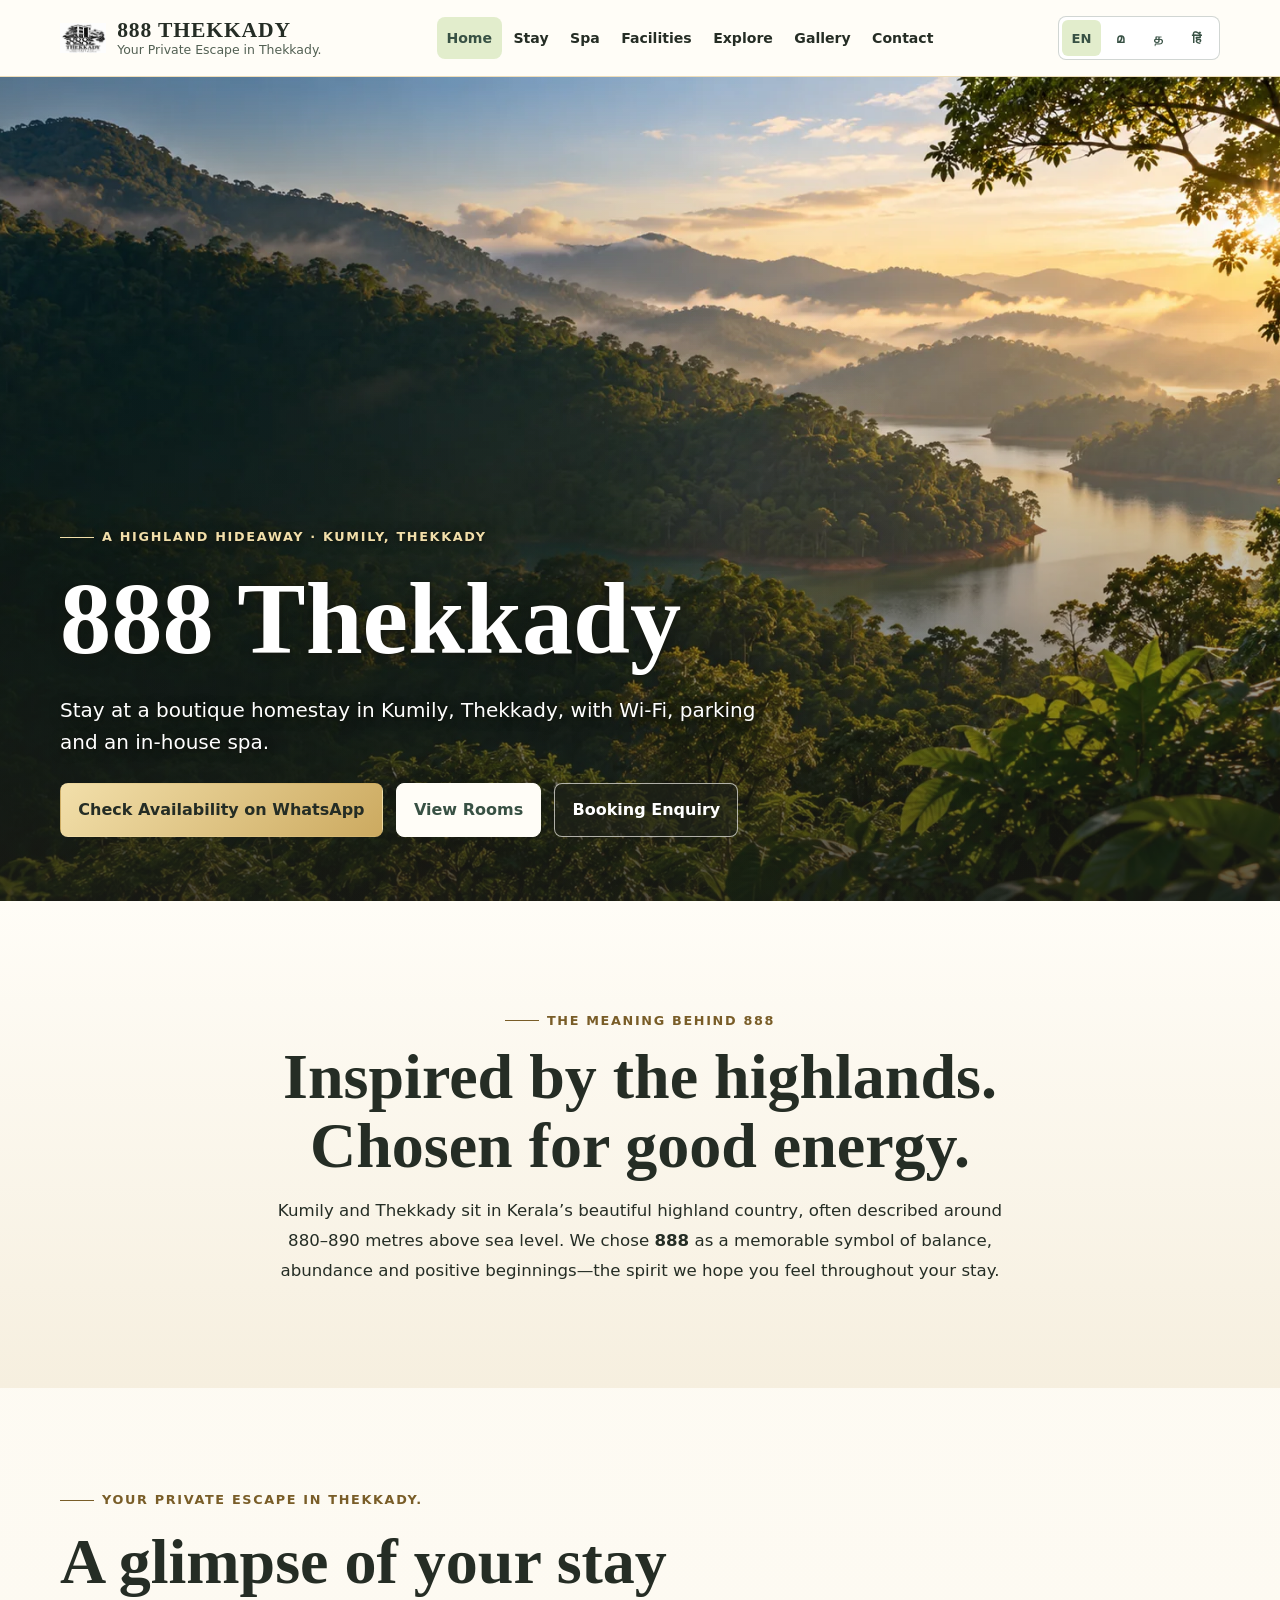
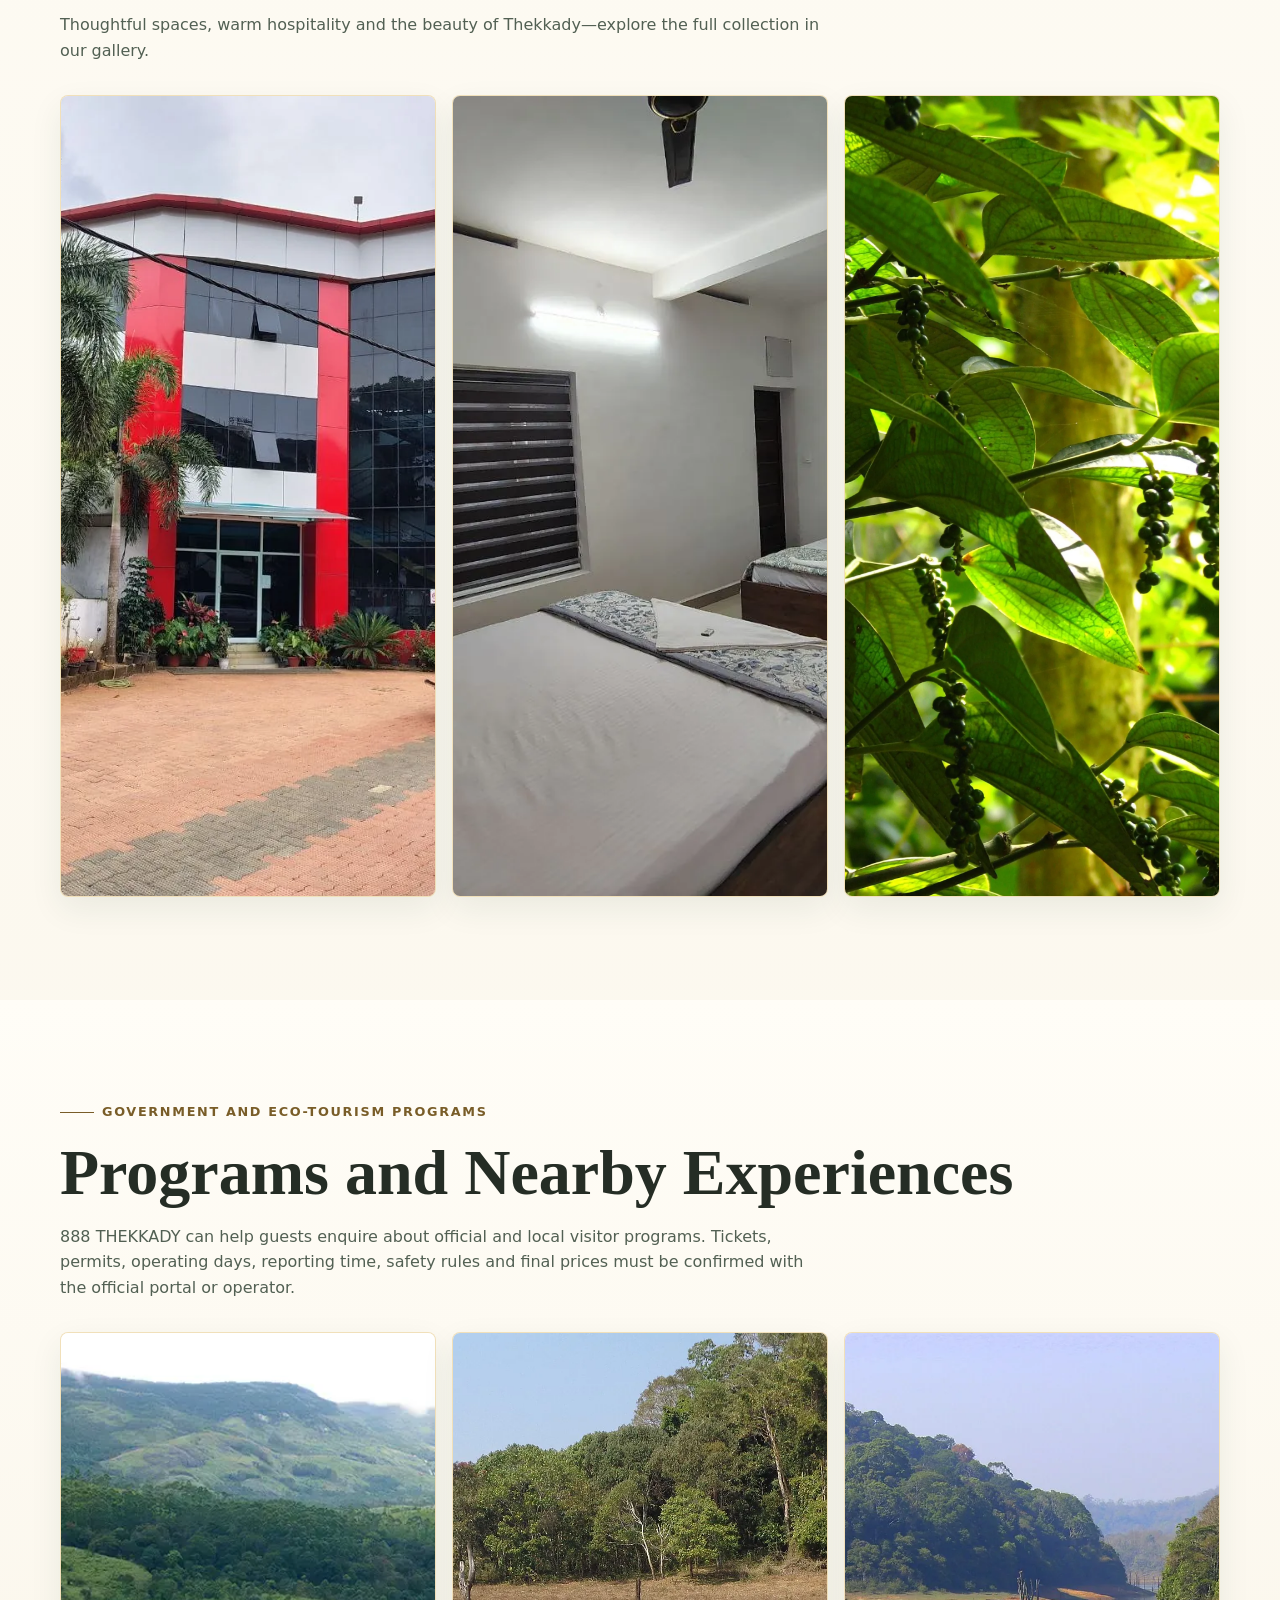
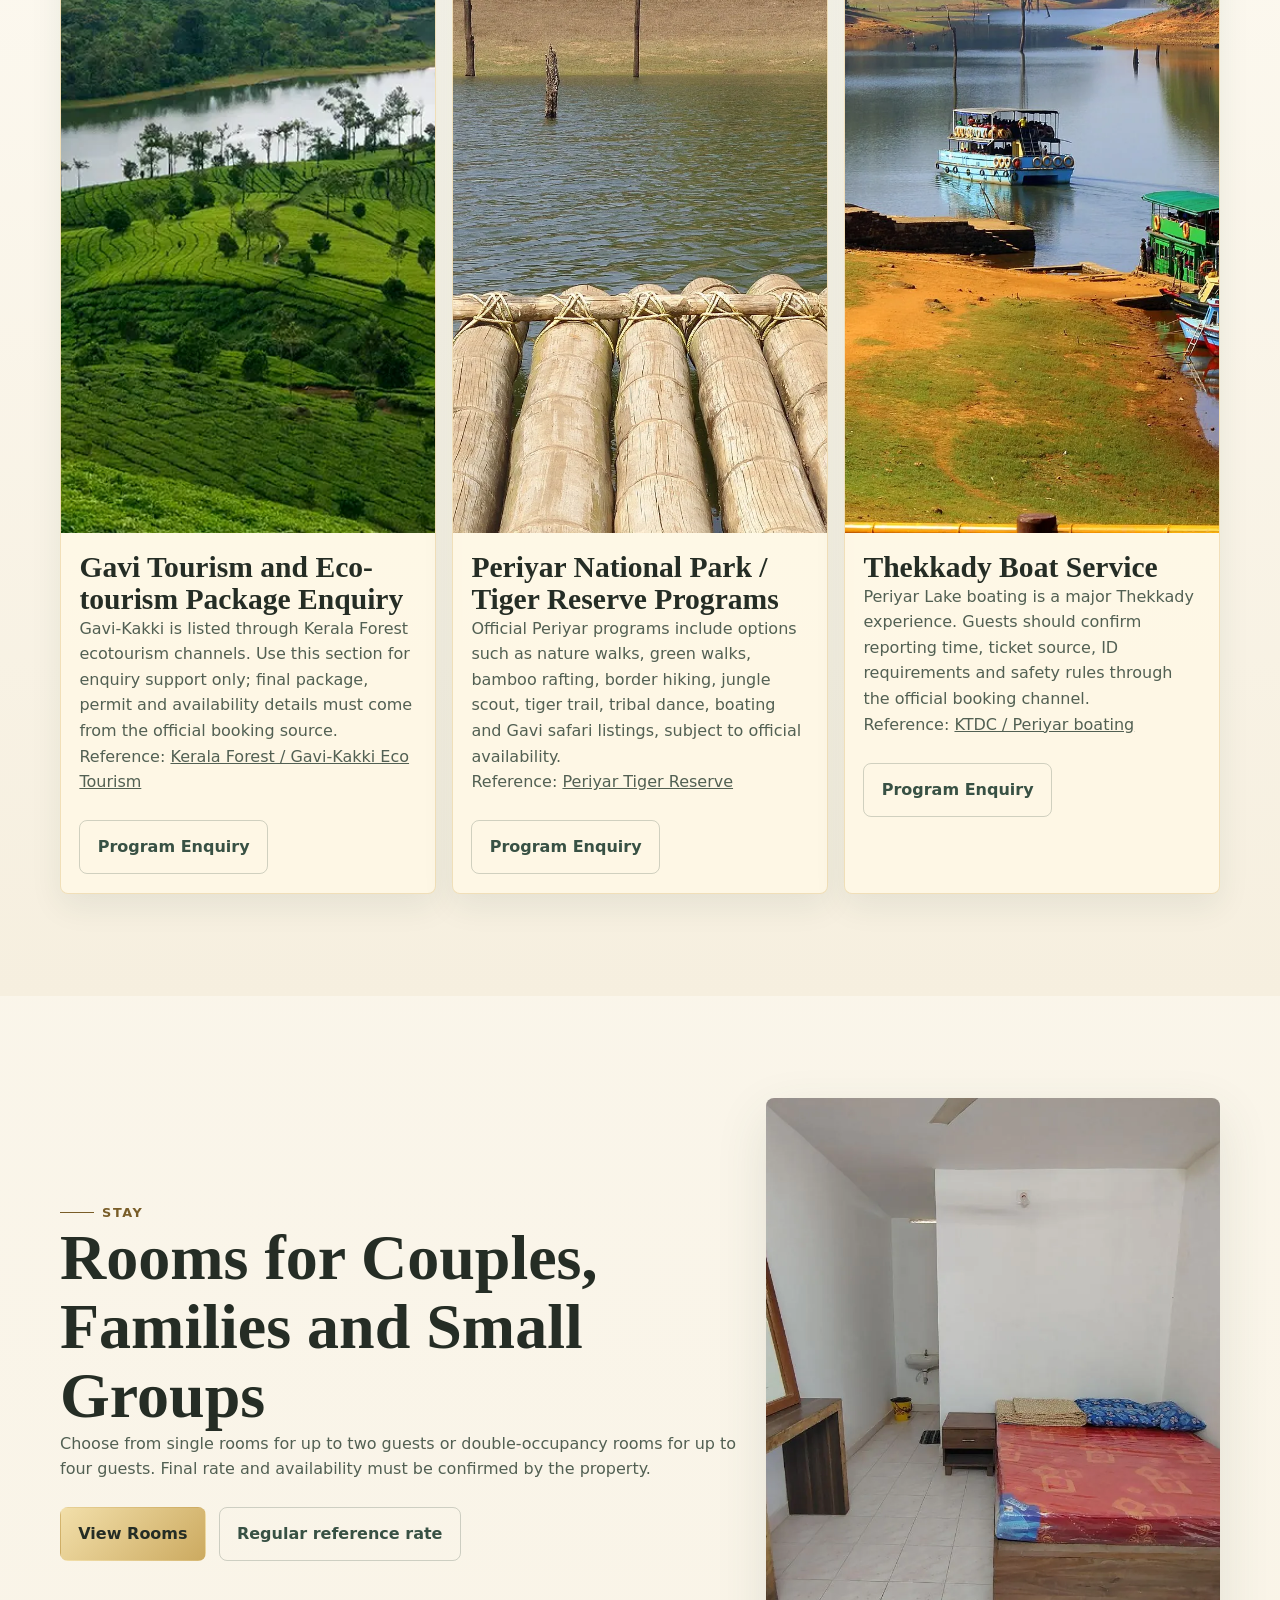
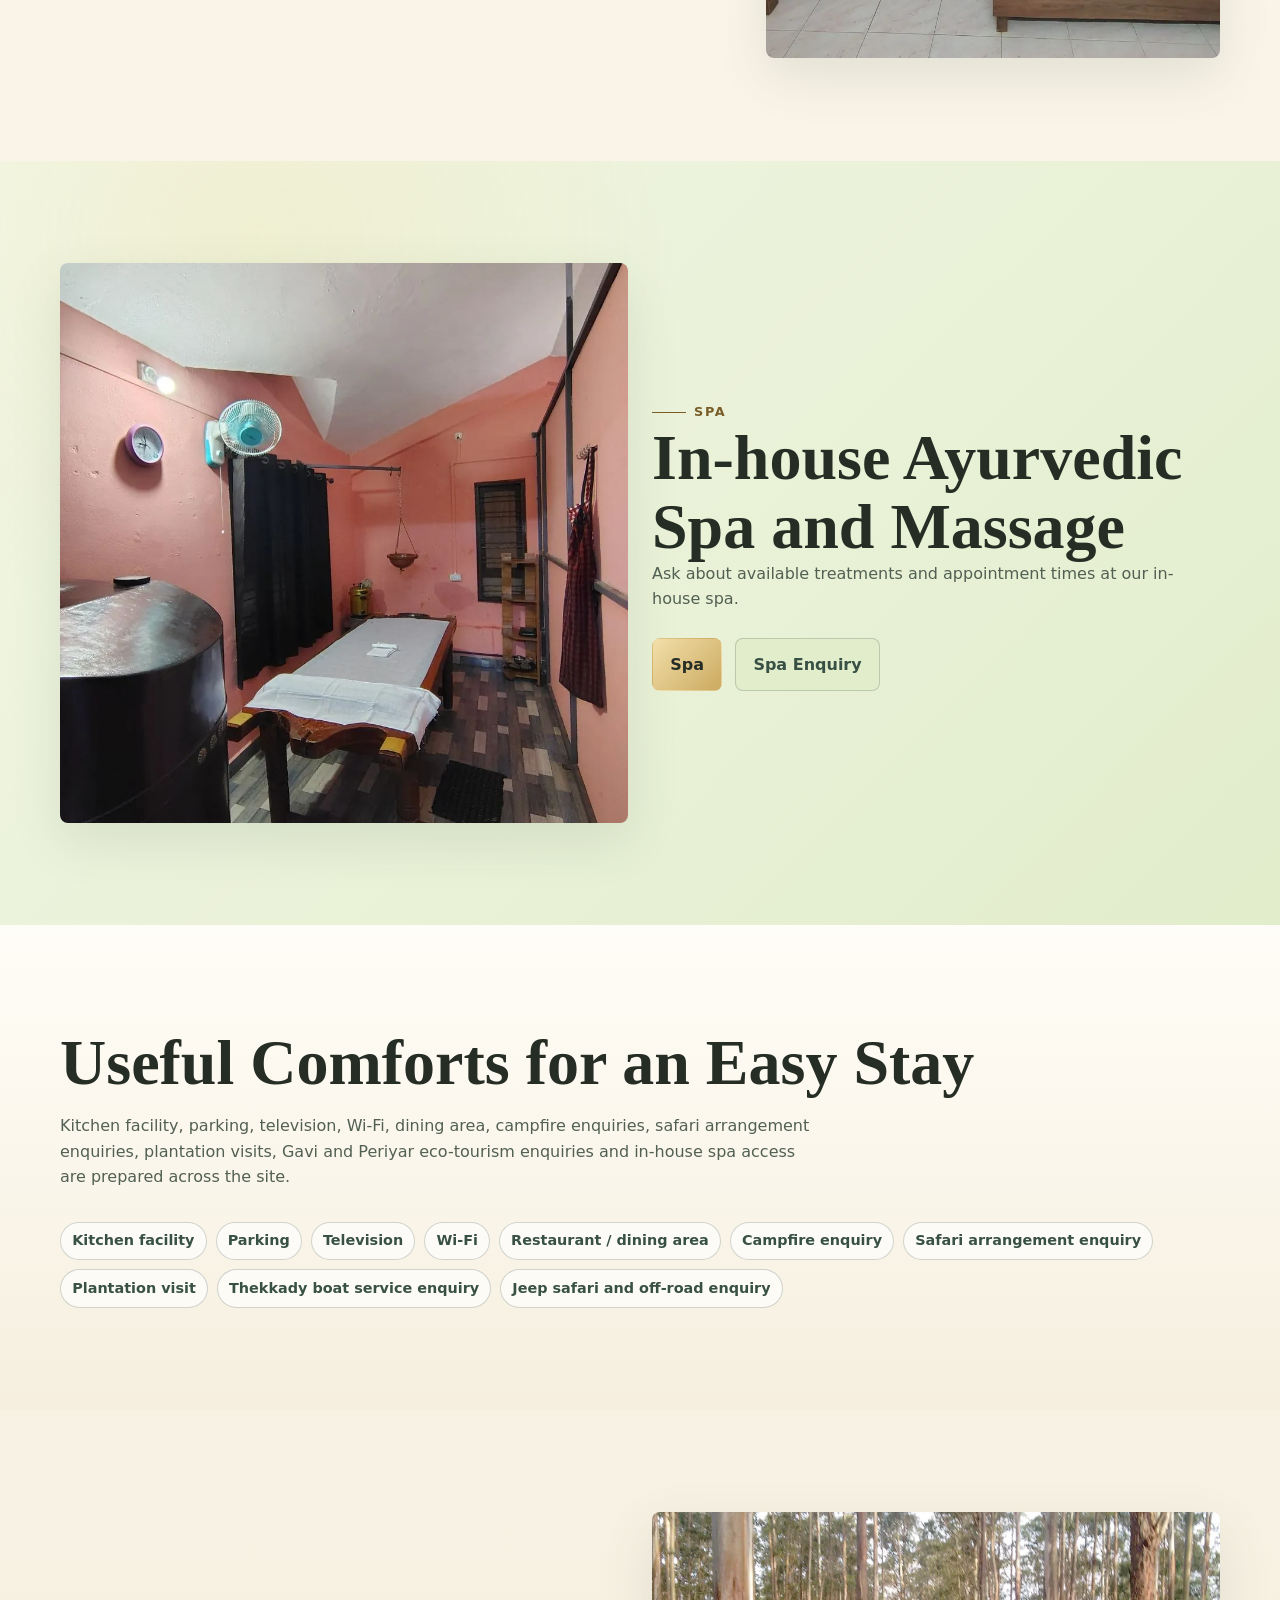
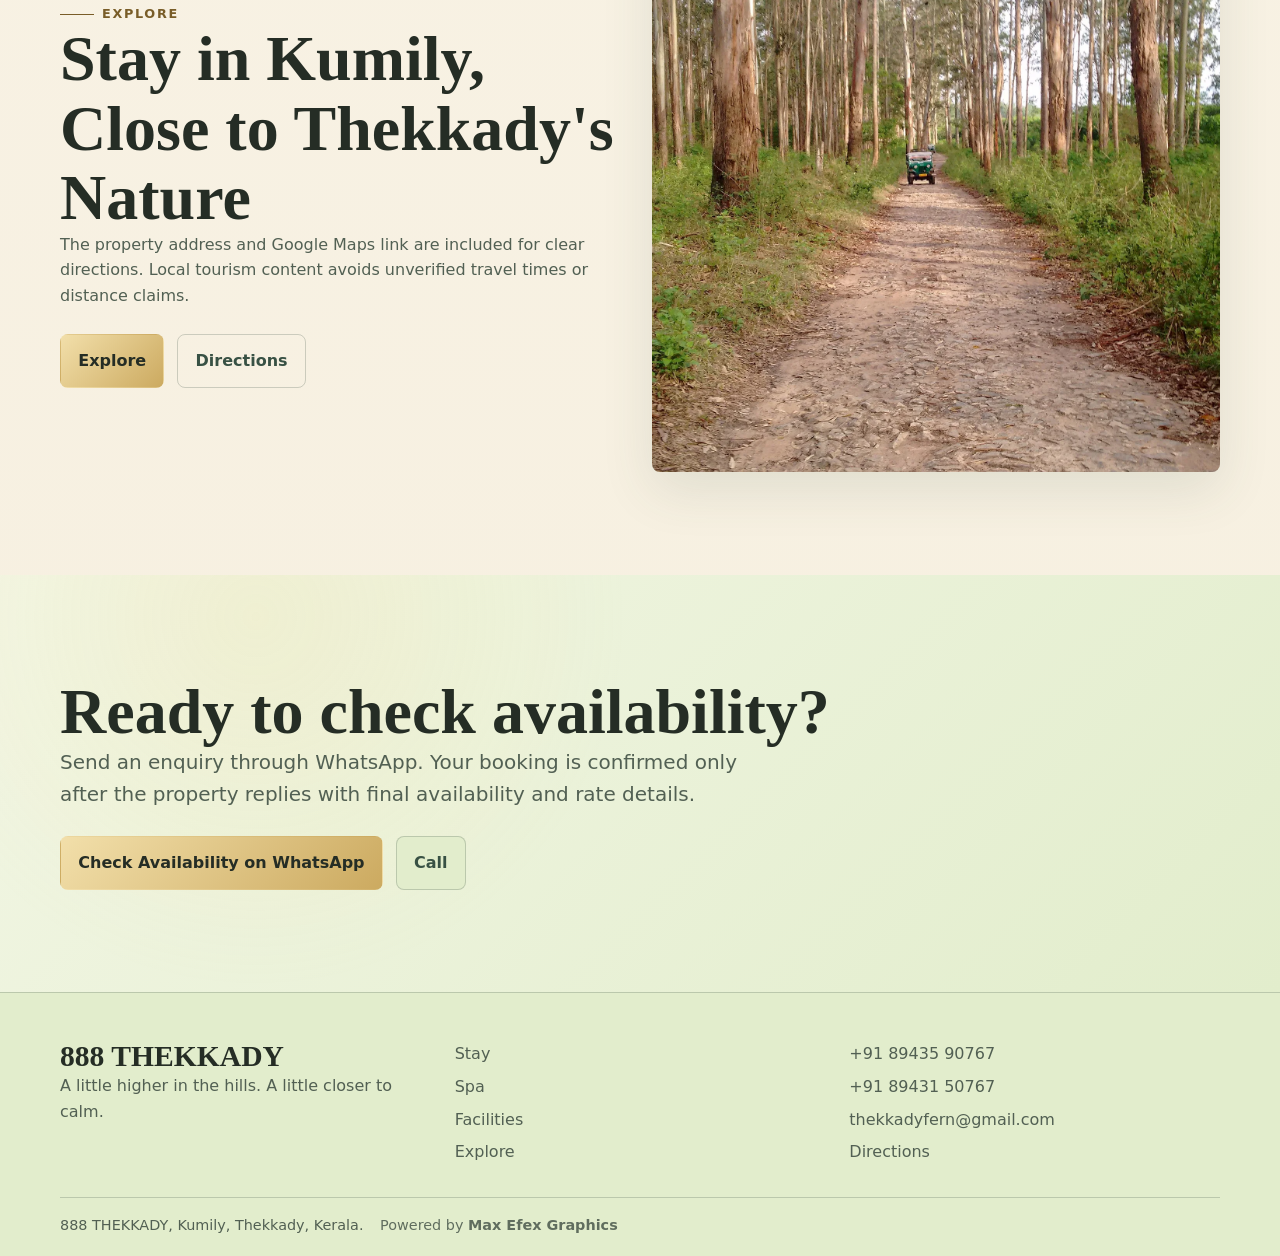
<file: index.html>
<!doctype html>
<html lang="en">
<head>
  <script async src="https://www.googletagmanager.com/gtag/js?id=G-ZQW7TMDHDY"></script>
  <script>
    window.dataLayer = window.dataLayer || [];
    function gtag() { window.dataLayer.push(arguments); }
    gtag("js", new Date());
    gtag("config", "G-ZQW7TMDHDY");
  </script>
  <meta charset="utf-8">
  <meta name="viewport" content="width=device-width, initial-scale=1">
  <title>888 Thekkady | Boutique Homestay in Kumily, Thekkady</title>
  <meta name="description" content="Explore rooms, parking, Wi-Fi and the in-house spa at 888 Thekkady in Kumily. Ask about room availability and rates directly on WhatsApp.">
  <meta property="og:title" content="888 Thekkady | Boutique Homestay in Kumily, Thekkady">
  <meta property="og:description" content="Explore rooms, parking, Wi-Fi and the in-house spa at 888 Thekkady in Kumily. Ask about room availability and rates directly on WhatsApp.">
  <meta property="og:type" content="website">
  <meta property="og:image" content="assets/images/gallery/exterior/photo_5_2026-10-20_16-35-53.webp">
  <link rel="icon" href="assets/images/brand/favicon.svg" type="image/svg+xml">
  <link rel="stylesheet" href="assets/css/styles.css">
  <script defer src="assets/js/site.js"></script>
  <link rel="preload" as="image" href="assets/images/hero/thekkady-hero.webp" fetchpriority="high">
  <link rel="canonical" href="https://888thekkady.co.in/">
  <script type="application/ld+json">
{
  "@context": "https://schema.org",
  "@type": "LodgingBusiness",
  "name": "888 THEKKADY",
  "url": "https://888thekkady.co.in/",
  "telephone": "+91 89435 90767",
  "address": {
    "@type": "PostalAddress",
    "addressLocality": "Kumily",
    "addressRegion": "Kerala",
    "addressCountry": "IN"
  }
}
  </script>
</head>
<body data-page="home">
  <a class="skip-link" href="#main">Skip to content</a>
  <header class="site-header">
    <div class="nav-wrap">
      <a class="brand" href="/" aria-label="888 THEKKADY home">
        <img src="assets/images/brand/thekkady-fern-logo.png" alt="" width="46" height="46">
        <span><span class="brand-name" data-i18n="brand">888 THEKKADY</span><span class="brand-line" data-i18n="tagline">Your Private Escape in Thekkady.</span></span>
      </a>
      <nav class="site-nav" id="site-nav" aria-label="Primary navigation">
        <ul>
          <li><a href="/" aria-current="page" data-i18n="navHome">Home</a></li>
          <li><a href="stay.html" data-i18n="navStay">Stay</a></li>
          <li><a href="spa.html" data-i18n="navSpa">Spa</a></li>
          <li><a href="facilities.html" data-i18n="navFacilities">Facilities</a></li>
          <li><a href="explore.html" data-i18n="navExplore">Explore</a></li>
          <li><a href="gallery.html">Gallery</a></li>
          <li><a href="contact.html" data-i18n="navContact">Contact</a></li>
        </ul>
      </nav>
      <div class="nav-actions">
        <div class="lang-switch" aria-label="Language">
          <button type="button" data-lang="en">EN</button>
          <button type="button" data-lang="ml">മ</button>
          <button type="button" data-lang="ta">த</button>
          <button type="button" data-lang="hi">हिं</button>
        </div>
        <button class="nav-toggle" type="button" data-nav-toggle aria-controls="site-nav" aria-expanded="false" data-i18n-aria="navToggle"><span></span></button>
      </div>
    </div>
  </header>

  <main id="main">
    <section class="hero">
      <div class="hero-inner">
        <span class="eyebrow" data-i18n="heroEyebrow">Premium homestay in Kumily, Thekkady</span>
        <h1 data-i18n="heroTitle">888 Thekkady</h1>
        <p class="hero-copy" data-i18n="heroCopy">Stay at a boutique homestay in Kumily, Thekkady, with Wi-Fi, parking and an in-house spa.</p>
        <div class="actions">
          <a class="button" href="https://wa.me/918943590767?text=Hi%20888%20Thekkady%2C%20I%20found%20you%20on%20888thekkady.co.in.%20Could%20you%20share%20room%20availability%20and%20rates%3F" data-whatsapp="general" data-i18n="checkAvailability">Check Availability on WhatsApp</a>
          <a class="button secondary" href="stay.html" data-i18n="viewRooms">View Rooms</a>
          <a class="button ghost" href="contact.html#booking" data-i18n="bookNow">Booking Enquiry</a>
        </div>
      </div>
    </section>

    <section class="section alt brand-story">
      <div class="container brand-story-inner reveal">
        <span class="eyebrow">The meaning behind 888</span>
        <h2>Inspired by the highlands. Chosen for good energy.</h2>
        <p>Kumily and Thekkady sit in Kerala’s beautiful highland country, often described around 880–890 metres above sea level. We chose <strong>888</strong> as a memorable symbol of balance, abundance and positive beginnings—the spirit we hope you feel throughout your stay.</p>
      </div>
    </section>

    <section class="section">
      <div class="container">
        <div class="section-head reveal">
          <span class="eyebrow" data-i18n="tagline">Your Private Escape in Thekkady.</span>
          <h2 data-i18n="homeGalleryTitle">A Comfortable Stay in Kumily</h2>
          <p data-i18n="homeGalleryText">Explore the property, rooms, dining spaces, spa and nearby experiences through our photo gallery.</p>
        </div>
        <div class="grid three gallery" data-gallery></div>
      </div>
    </section>

    <section class="section alt">
      <div class="container">
        <div class="section-head reveal">
          <span class="eyebrow" data-i18n="govtPrograms">Government and eco-tourism programs</span>
          <h2 data-i18n="programsTitle">Programs and Nearby Experiences</h2>
          <p data-i18n="programsIntro">888 THEKKADY can help guests enquire about official and local visitor programs. Tickets, permits, operating days, reporting time, safety rules and final prices must be confirmed with the official portal or operator.</p>
        </div>
        <div class="grid three" data-programs data-programs-limit="3"></div>
      </div>
    </section>

    <section class="section">
      <div class="container feature-band split-wide">
        <div class="reveal">
          <span class="eyebrow" data-i18n="navStay">Stay</span>
          <h2 data-i18n="roomHighlightsTitle">Rooms for Couples, Families and Small Groups</h2>
          <p class="muted" data-i18n="roomHighlightsText">Choose from single rooms for up to two guests or double-occupancy rooms for up to four guests. Final rate and availability must be confirmed by the property.</p>
          <div class="actions">
            <a class="button" href="stay.html" data-i18n="viewRooms">View Rooms</a>
            <a class="button ghost" href="contact.html#rates" data-i18n="regularRate">Regular reference rate</a>
          </div>
        </div>
        <div class="feature-media reveal"><img src="assets/images/gallery/single-rooms/photo_49_2026-10-20_16-35-53.webp" alt="Comfortable guest room at 888 THEKKADY" loading="lazy" width="1200" height="800"></div>
      </div>
    </section>

    <section class="section dark">
      <div class="container feature-band">
        <div class="feature-media reveal"><img src="assets/images/gallery/spa-massage/photo_62_2026-10-20_16-36-37.webp" alt="In-house spa and massage room" loading="lazy" width="1200" height="800"></div>
        <div class="reveal">
          <span class="eyebrow" data-i18n="navSpa">Spa</span>
          <h2 data-i18n="spaHomeTitle">In-house Ayurvedic Spa and Massage</h2>
          <p class="muted" data-i18n="spaHomeText">Ask about available treatments and appointment times at our in-house spa.</p>
          <div class="actions">
            <a class="button" href="spa.html" data-i18n="navSpa">Spa</a>
            <a class="button secondary" href="https://wa.me/918943590767?text=Hi%20888%20Thekkady%2C%20I%20found%20you%20on%20888thekkady.co.in.%20Could%20you%20share%20the%20in-house%20spa%20options%20and%20rates%3F" data-whatsapp="spa" data-i18n="enquireSpa">Spa Enquiry</a>
          </div>
        </div>
      </div>
    </section>

    <section class="section alt">
      <div class="container">
        <div class="section-head reveal">
          <h2 data-i18n="facilitiesHomeTitle">Useful Comforts for an Easy Stay</h2>
          <p data-i18n="facilitiesHomeText">Kitchen facility, parking, television, Wi-Fi, dining area, campfire enquiries, safari arrangement enquiries and in-house spa access are prepared across the site.</p>
        </div>
        <div class="pill-list reveal">
          <span class="pill" data-i18n="kitchen">Kitchen facility</span>
          <span class="pill" data-i18n="parking">Parking</span>
          <span class="pill" data-i18n="television">Television</span>
          <span class="pill" data-i18n="wifi">Wi-Fi</span>
          <span class="pill" data-i18n="dining">Restaurant / dining area</span>
          <span class="pill" data-i18n="campfire">Campfire enquiry</span>
          <span class="pill" data-i18n="safari">Safari arrangement enquiry</span>
          <span class="pill" data-i18n="plantationVisit">Plantation visit</span>
          <span class="pill" data-i18n="boating">Thekkady boat service enquiry</span>
          <span class="pill" data-i18n="jeepSafari">Jeep safari and off-road enquiry</span>
        </div>
      </div>
    </section>

    <section class="section">
      <div class="container feature-band">
        <div class="reveal">
          <span class="eyebrow" data-i18n="navExplore">Explore</span>
          <h2 data-i18n="locationPreviewTitle">Stay in Kumily, Close to Thekkady's Nature</h2>
          <p class="muted" data-i18n="locationPreviewText">The property address and Google Maps link are included for clear directions. Local tourism content avoids unverified travel times or distance claims.</p>
          <div class="actions">
            <a class="button" href="explore.html" data-i18n="navExplore">Explore</a>
            <a class="button ghost" href="https://maps.app.goo.gl/EiVVT2k78fDV8qhY6?g_st=aw" data-map-link target="_blank" rel="noopener" data-i18n="directions">Directions</a>
          </div>
        </div>
        <div class="feature-media reveal"><img src="assets/images/gallery/activities/jeep-safari-kerala.webp" alt="Nature and outdoor experiences near Thekkady" loading="lazy" width="1200" height="800"></div>
      </div>
    </section>

    <section class="section dark">
      <div class="container reveal">
        <h2 data-i18n="ctaTitle">Ready to check availability?</h2>
        <p class="lead" data-i18n="ctaText">Send an enquiry through WhatsApp. Your booking is confirmed only after the property replies with final availability and rate details.</p>
        <div class="actions">
          <a class="button" href="https://wa.me/918943590767?text=Hi%20888%20Thekkady%2C%20I%20found%20you%20on%20888thekkady.co.in.%20Could%20you%20share%20room%20availability%20and%20rates%3F" data-whatsapp="general" data-i18n="checkAvailability">Check Availability on WhatsApp</a>
          <a class="button secondary" href="tel:+918943590767" data-phone-link data-i18n="callNow">Call</a>
        </div>
      </div>
    </section>
  </main>

  <footer class="site-footer">
    <div class="footer-grid">
      <div><h3 data-i18n="brand">888 THEKKADY</h3><p>A little higher in the hills. A little closer to calm.</p></div>
      <div class="footer-links"><a href="stay.html" data-i18n="navStay">Stay</a><a href="spa.html" data-i18n="navSpa">Spa</a><a href="facilities.html" data-i18n="navFacilities">Facilities</a><a href="explore.html" data-i18n="navExplore">Explore</a></div>
      <div class="footer-links"><a href="tel:+918943590767" data-phone-link>+91 89435 90767</a><a href="tel:+918943150767" data-phone-link="alt">+91 89431 50767</a><a href="mailto:thekkadyfern@gmail.com" data-email-link>thekkadyfern@gmail.com</a><a href="https://maps.app.goo.gl/EiVVT2k78fDV8qhY6?g_st=aw" data-map-link target="_blank" rel="noopener" data-i18n="directions">Directions</a></div>
    </div>
    <div class="footer-bottom">888 THEKKADY, Kumily, Thekkady, Kerala. <span class="footer-credit">Powered by <a href="https://maxefex.in" target="_blank" rel="noopener">Max Efex Graphics</a></span></div>
  </footer>
</body>
</html>
</file>
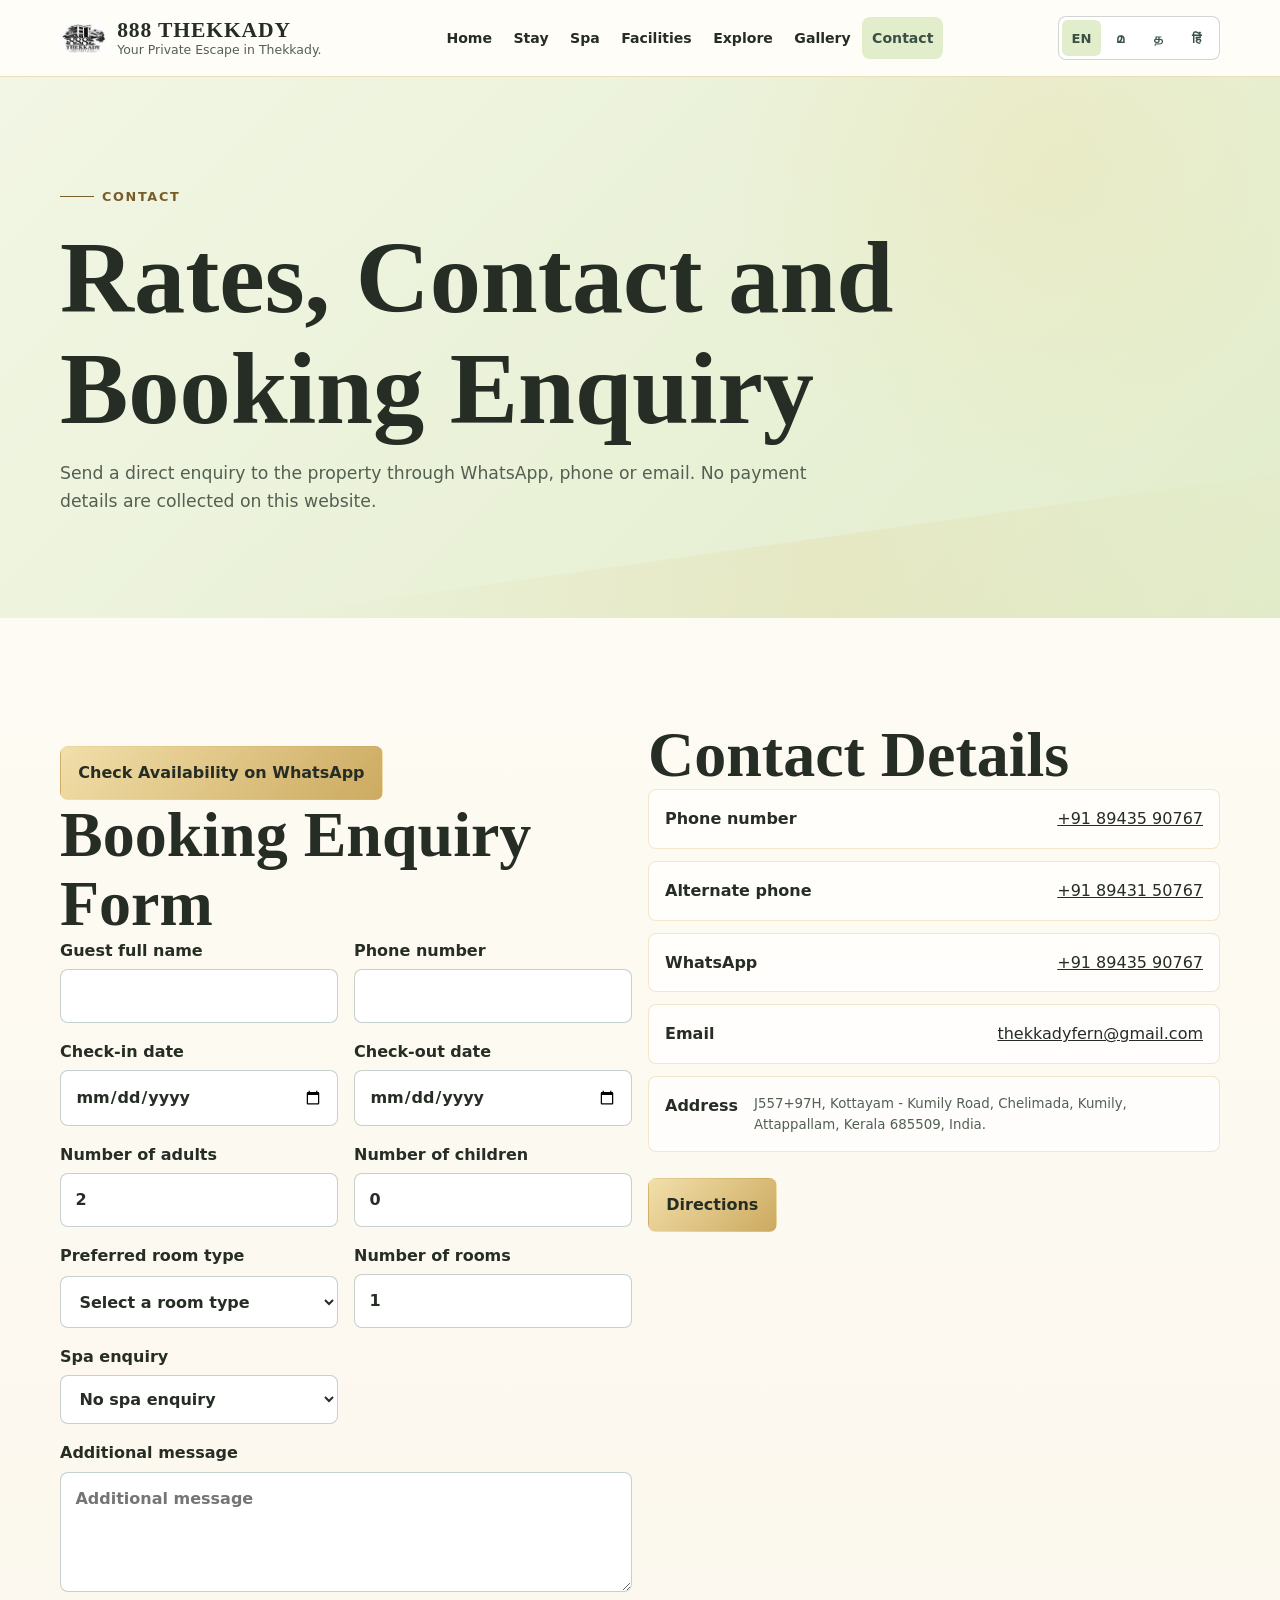
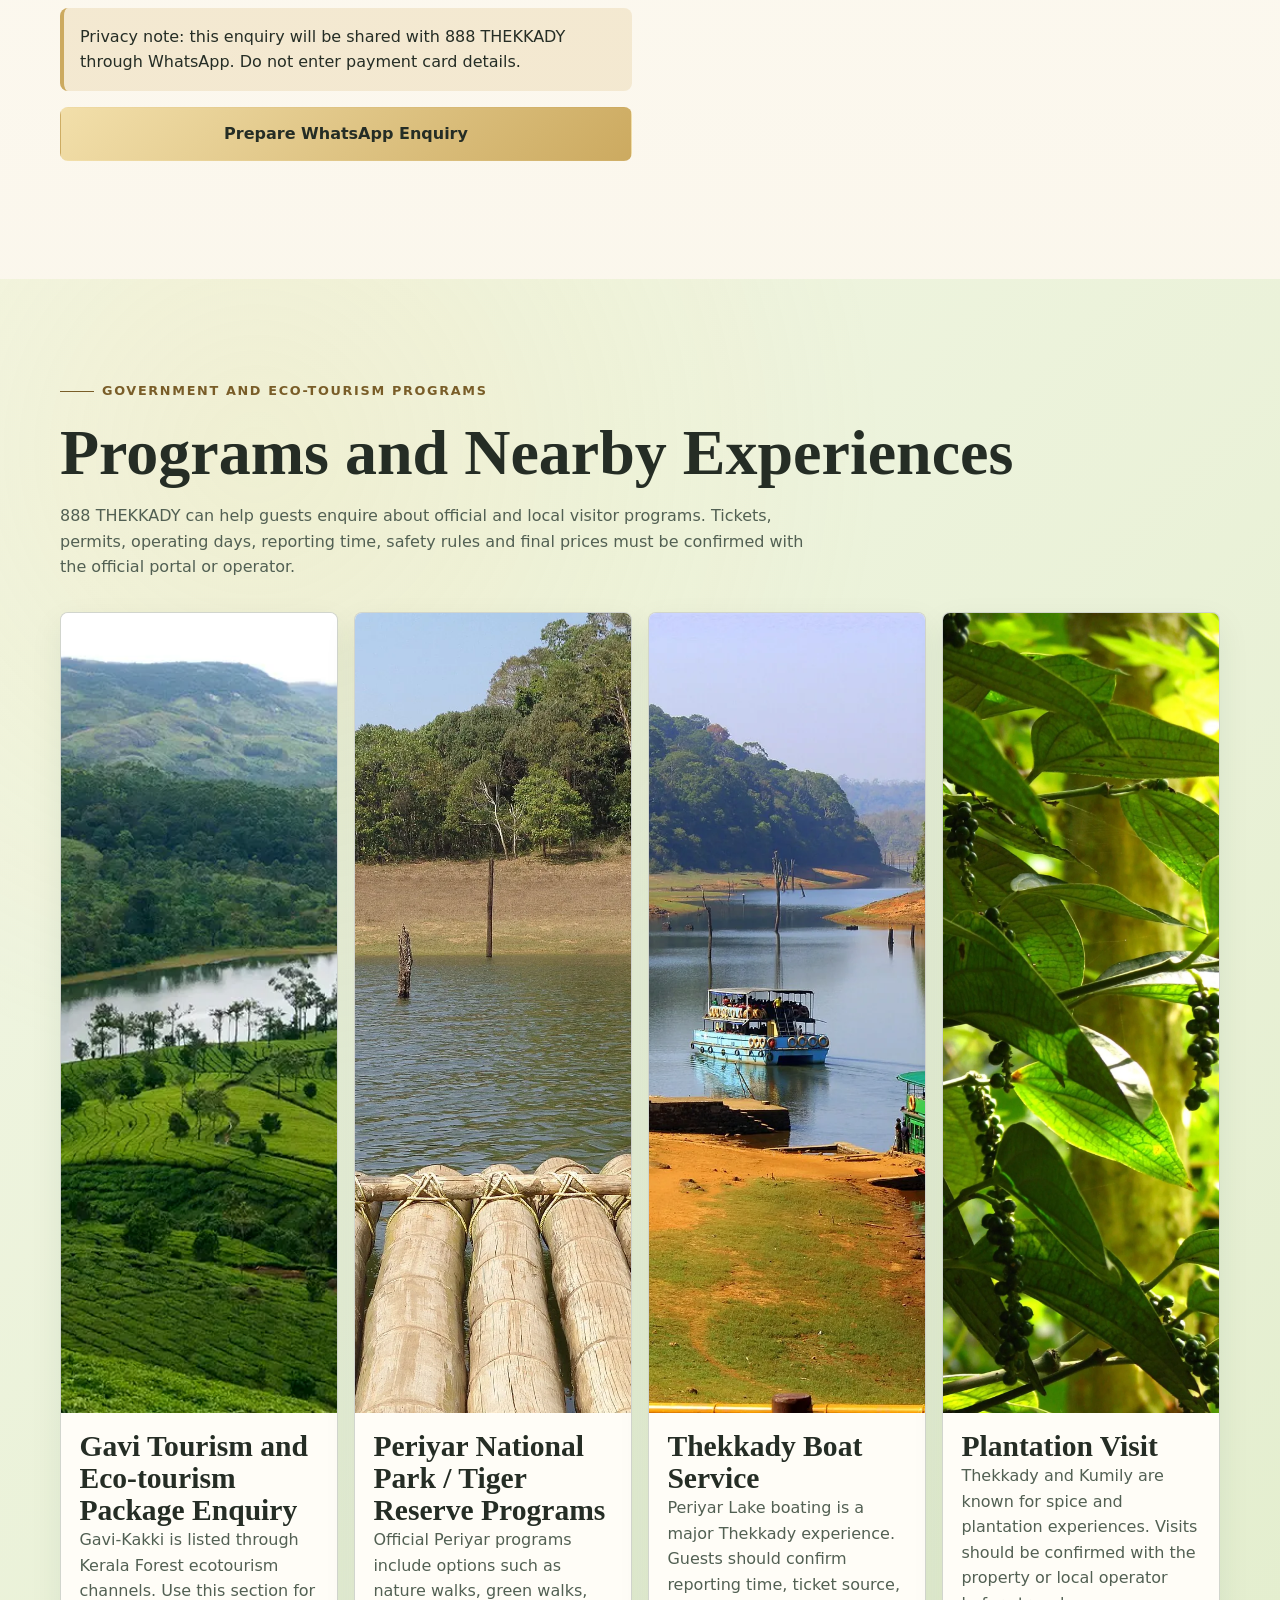
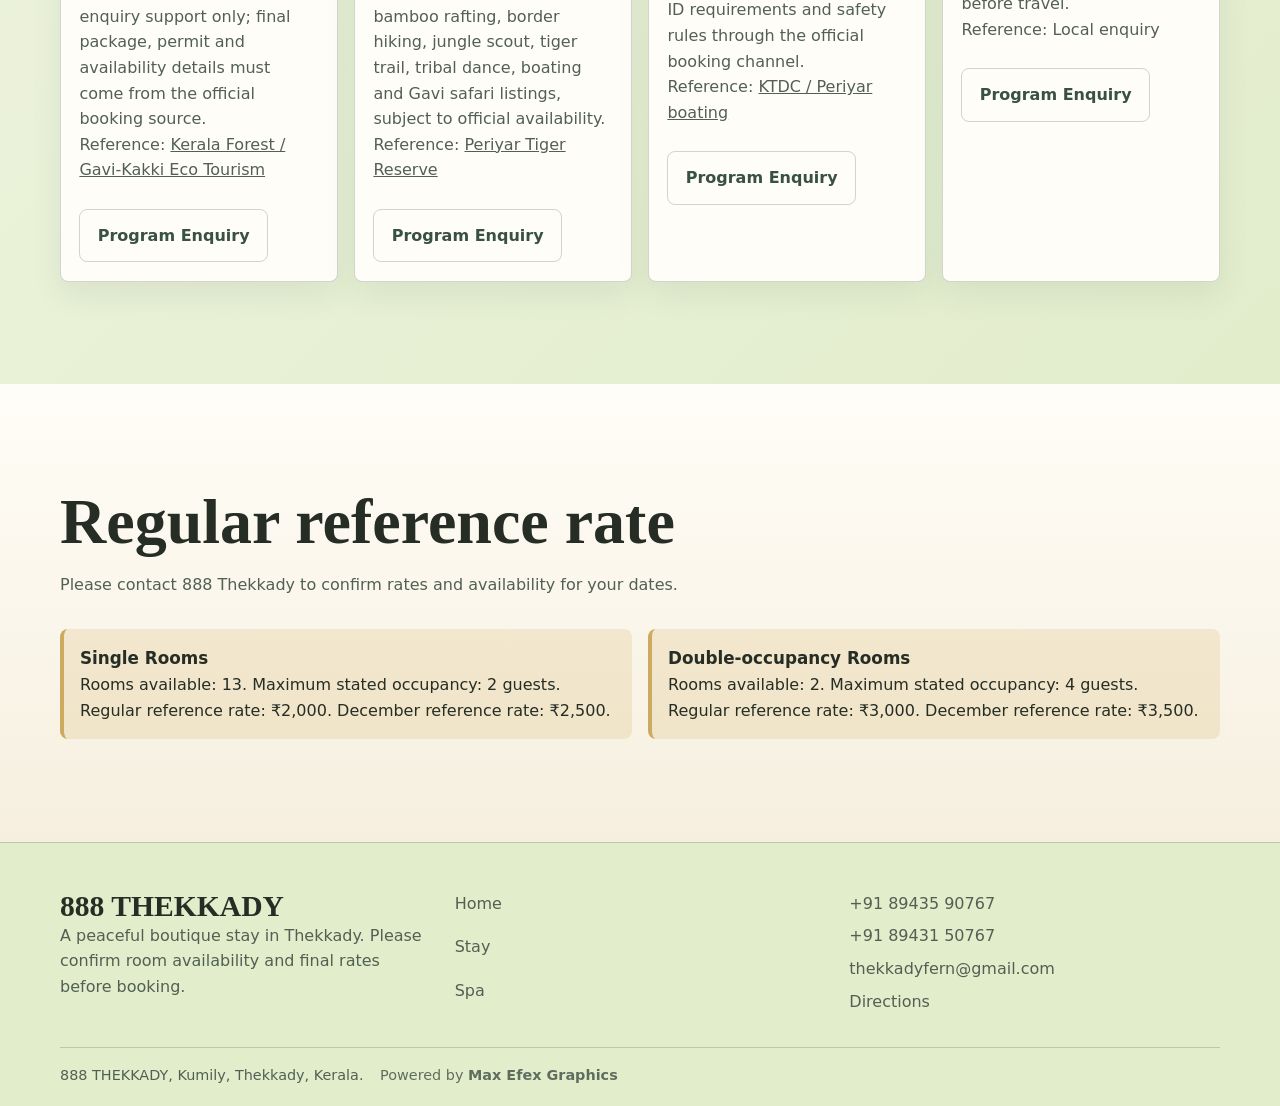
<file: contact.html>
<!doctype html>
<html lang="en">
<head>
  <script async src="https://www.googletagmanager.com/gtag/js?id=G-ZQW7TMDHDY"></script>
  <script>
    window.dataLayer = window.dataLayer || [];
    function gtag() { window.dataLayer.push(arguments); }
    gtag("js", new Date());
    gtag("config", "G-ZQW7TMDHDY");
  </script>
  <meta charset="utf-8">
  <meta name="viewport" content="width=device-width, initial-scale=1">
  <title>Room Rates, Availability &amp; Contact | 888 Thekkady</title>
  <meta name="description" content="Check room availability and rates at 888 Thekkady in Kumily. Contact the homestay by WhatsApp, phone or email and get directions.">
  <meta property="og:title" content="Room Rates, Availability &amp; Contact | 888 Thekkady">
  <meta property="og:description" content="Check room availability and rates at 888 Thekkady in Kumily. Contact the homestay by WhatsApp, phone or email and get directions.">
  <meta property="og:type" content="website">
  <meta property="og:image" content="assets/images/gallery/exterior/photo_5_2026-10-20_16-35-53.webp">
  <link rel="icon" href="assets/images/brand/favicon.svg" type="image/svg+xml">
  <link rel="stylesheet" href="assets/css/styles.css">
  <script defer src="assets/js/site.js"></script>
  <link rel="canonical" href="https://888thekkady.co.in/contact.html">
</head>
<body>
  <a class="skip-link" href="#main">Skip to content</a>
  <header class="site-header"><div class="nav-wrap"><a class="brand" href="/"><img src="assets/images/brand/thekkady-fern-logo.png" alt="" width="46" height="46"><span><span class="brand-name" data-i18n="brand">888 THEKKADY</span><span class="brand-line" data-i18n="tagline">Your Private Escape in Thekkady.</span></span></a><nav class="site-nav" id="site-nav" aria-label="Primary navigation"><ul><li><a href="/" data-i18n="navHome">Home</a></li><li><a href="stay.html" data-i18n="navStay">Stay</a></li><li><a href="spa.html" data-i18n="navSpa">Spa</a></li><li><a href="facilities.html" data-i18n="navFacilities">Facilities</a></li><li><a href="explore.html" data-i18n="navExplore">Explore</a></li>
          <li><a href="gallery.html">Gallery</a></li><li><a href="contact.html" aria-current="page" data-i18n="navContact">Contact</a></li></ul></nav><div class="nav-actions"><div class="lang-switch" aria-label="Language"><button type="button" data-lang="en">EN</button><button type="button" data-lang="ml">മ</button><button type="button" data-lang="ta">த</button><button type="button" data-lang="hi">हिं</button></div><button class="nav-toggle" type="button" data-nav-toggle aria-controls="site-nav" aria-expanded="false" data-i18n-aria="navToggle"><span></span></button></div></div></header>
  <main id="main">
    <section class="page-hero"><div class="container"><span class="eyebrow" data-i18n="navContact">Contact</span><h1 data-i18n="contactTitle">Rates, Contact and Booking Enquiry</h1><p data-i18n="contactIntro">Send a direct enquiry to the property through WhatsApp, phone or email. No payment details are collected on this website.</p></div></section>
    <section class="section"><div class="container grid two split-wide"><div class="reveal" id="booking"><div class="actions"><a class="button" href="https://wa.me/918943590767?text=Hi%20888%20Thekkady%2C%20I%20found%20you%20on%20888thekkady.co.in.%20Could%20you%20share%20room%20availability%20and%20rates%3F" data-whatsapp="general" data-i18n="checkAvailability">Check Availability on WhatsApp</a></div><h2 data-i18n="formTitle">Booking Enquiry Form</h2><form class="form" id="booking-form" novalidate><div class="form-grid"><label><span data-i18n="fullName">Guest full name</span><input name="name" autocomplete="name" required></label><label><span data-i18n="phone">Phone number</span><input name="phone" autocomplete="tel" inputmode="tel" required></label><label><span data-i18n="checkin">Check-in date</span><input type="date" name="checkin" required></label><label><span data-i18n="checkout">Check-out date</span><input type="date" name="checkout" required></label><label><span data-i18n="adults">Number of adults</span><input type="number" name="adults" min="1" value="2" required></label><label><span data-i18n="children">Number of children</span><input type="number" name="children" min="0" value="0"></label><label><span data-i18n="preferredRoom">Preferred room type</span><select name="roomType" required><option value="" data-i18n="roomSelectPlaceholder">Select a room type</option><option data-i18n="roomSingle">Single room</option><option data-i18n="roomDouble">Double-occupancy room</option><option data-i18n="roomFlexible">Flexible</option></select></label><label><span data-i18n="roomsNeeded">Number of rooms</span><input type="number" name="rooms" min="1" value="1" required></label><label><span data-i18n="spaOptional">Spa enquiry</span><select name="spa"><option data-i18n="spaNo">No spa enquiry</option><option data-i18n="spaYes">Interested in spa / massage</option></select></label></div><label><span data-i18n="message">Additional message</span><textarea name="message" data-i18n-placeholder="message" placeholder="Additional message"></textarea></label><p class="notice" data-i18n="privacyNote">Privacy note: this enquiry will be shared with 888 THEKKADY through WhatsApp. Do not enter payment card details.</p><button class="button" type="submit" data-i18n="submitEnquiry">Prepare WhatsApp Enquiry</button><p id="form-status" role="status" aria-live="polite"></p></form></div><aside class="reveal"><h2 data-i18n="contactDetails">Contact Details</h2><div class="contact-list"><div class="contact-item"><strong data-i18n="phone">Phone number</strong><a href="tel:+918943590767" data-phone-link>+91 89435 90767</a></div><div class="contact-item"><strong data-i18n="phoneAlt">Alternate phone</strong><a href="tel:+918943150767" data-phone-link="alt">+91 89431 50767</a></div><div class="contact-item"><strong data-i18n="whatsapp">WhatsApp</strong><a href="https://wa.me/918943590767?text=Hi%20888%20Thekkady%2C%20I%20found%20you%20on%20888thekkady.co.in.%20Could%20you%20share%20room%20availability%20and%20rates%3F" data-whatsapp="general">+91 89435 90767</a></div><div class="contact-item"><strong data-i18n="emailUs">Email</strong><a href="mailto:thekkadyfern@gmail.com" data-email-link>thekkadyfern@gmail.com</a></div><div class="contact-item"><strong data-i18n="addressLabel">Address</strong><small>J557+97H, Kottayam - Kumily Road, Chelimada, Kumily, Attappallam, Kerala 685509, India.</small></div></div><div class="actions"><a class="button" href="https://maps.app.goo.gl/EiVVT2k78fDV8qhY6?g_st=aw" data-map-link target="_blank" rel="noopener" data-i18n="directions">Directions</a></div></aside></div></section>
    <section class="section dark"><div class="container"><div class="section-head reveal"><span class="eyebrow" data-i18n="govtPrograms">Government and eco-tourism programs</span><h2 data-i18n="programsTitle">Programs and Nearby Experiences</h2><p data-i18n="programsIntro">888 THEKKADY can help guests enquire about official and local visitor programs. Tickets, permits, operating days, reporting time, safety rules and final prices must be confirmed with the official portal or operator.</p></div><div class="grid four" data-programs data-programs-limit="4"></div></div></section>
    <section class="section alt" id="rates"><div class="container"><div class="section-head reveal"><h2 data-i18n="regularRate">Regular reference rate</h2><p data-i18n="rateDisclaimer">Please contact 888 Thekkady to confirm rates and availability for your dates.</p></div><div class="grid two" data-rate-summary></div></div></section>
  </main>
  <footer class="site-footer"><div class="footer-grid"><div><h3 data-i18n="brand">888 THEKKADY</h3><p data-i18n="footerNote">A peaceful boutique stay in Kumily, Thekkady, with warm hospitality and easy access to local nature experiences.</p></div><div class="footer-links"><a href="/" data-i18n="navHome">Home</a><a href="stay.html" data-i18n="navStay">Stay</a><a href="spa.html" data-i18n="navSpa">Spa</a></div><div class="footer-links"><a href="tel:+918943590767" data-phone-link>+91 89435 90767</a><a href="tel:+918943150767" data-phone-link="alt">+91 89431 50767</a><a href="mailto:thekkadyfern@gmail.com" data-email-link>thekkadyfern@gmail.com</a><a href="https://maps.app.goo.gl/EiVVT2k78fDV8qhY6?g_st=aw" data-map-link target="_blank" rel="noopener" data-i18n="directions">Directions</a></div></div><div class="footer-bottom">888 THEKKADY, Kumily, Thekkady, Kerala. <span class="footer-credit">Powered by <a href="https://maxefex.in" target="_blank" rel="noopener">Max Efex Graphics</a></span></div></footer>
</body>
</html>
</file>
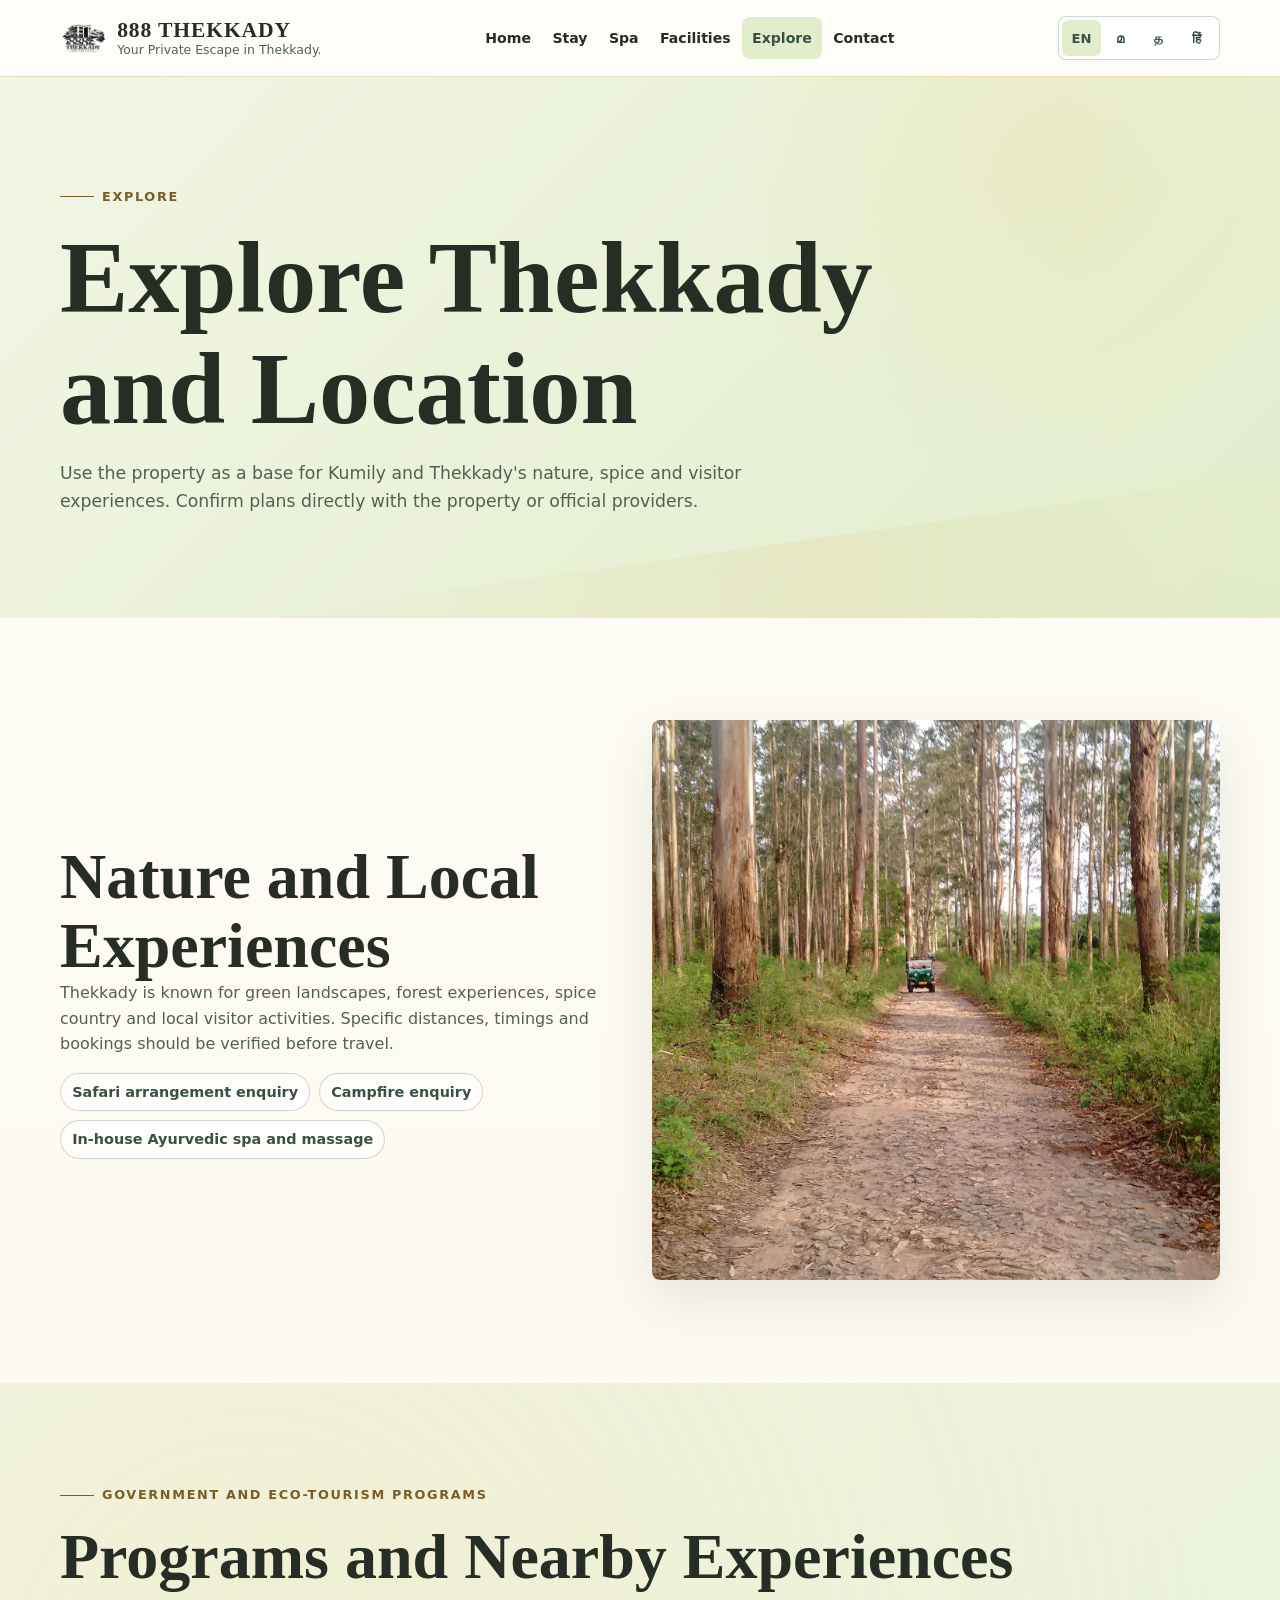
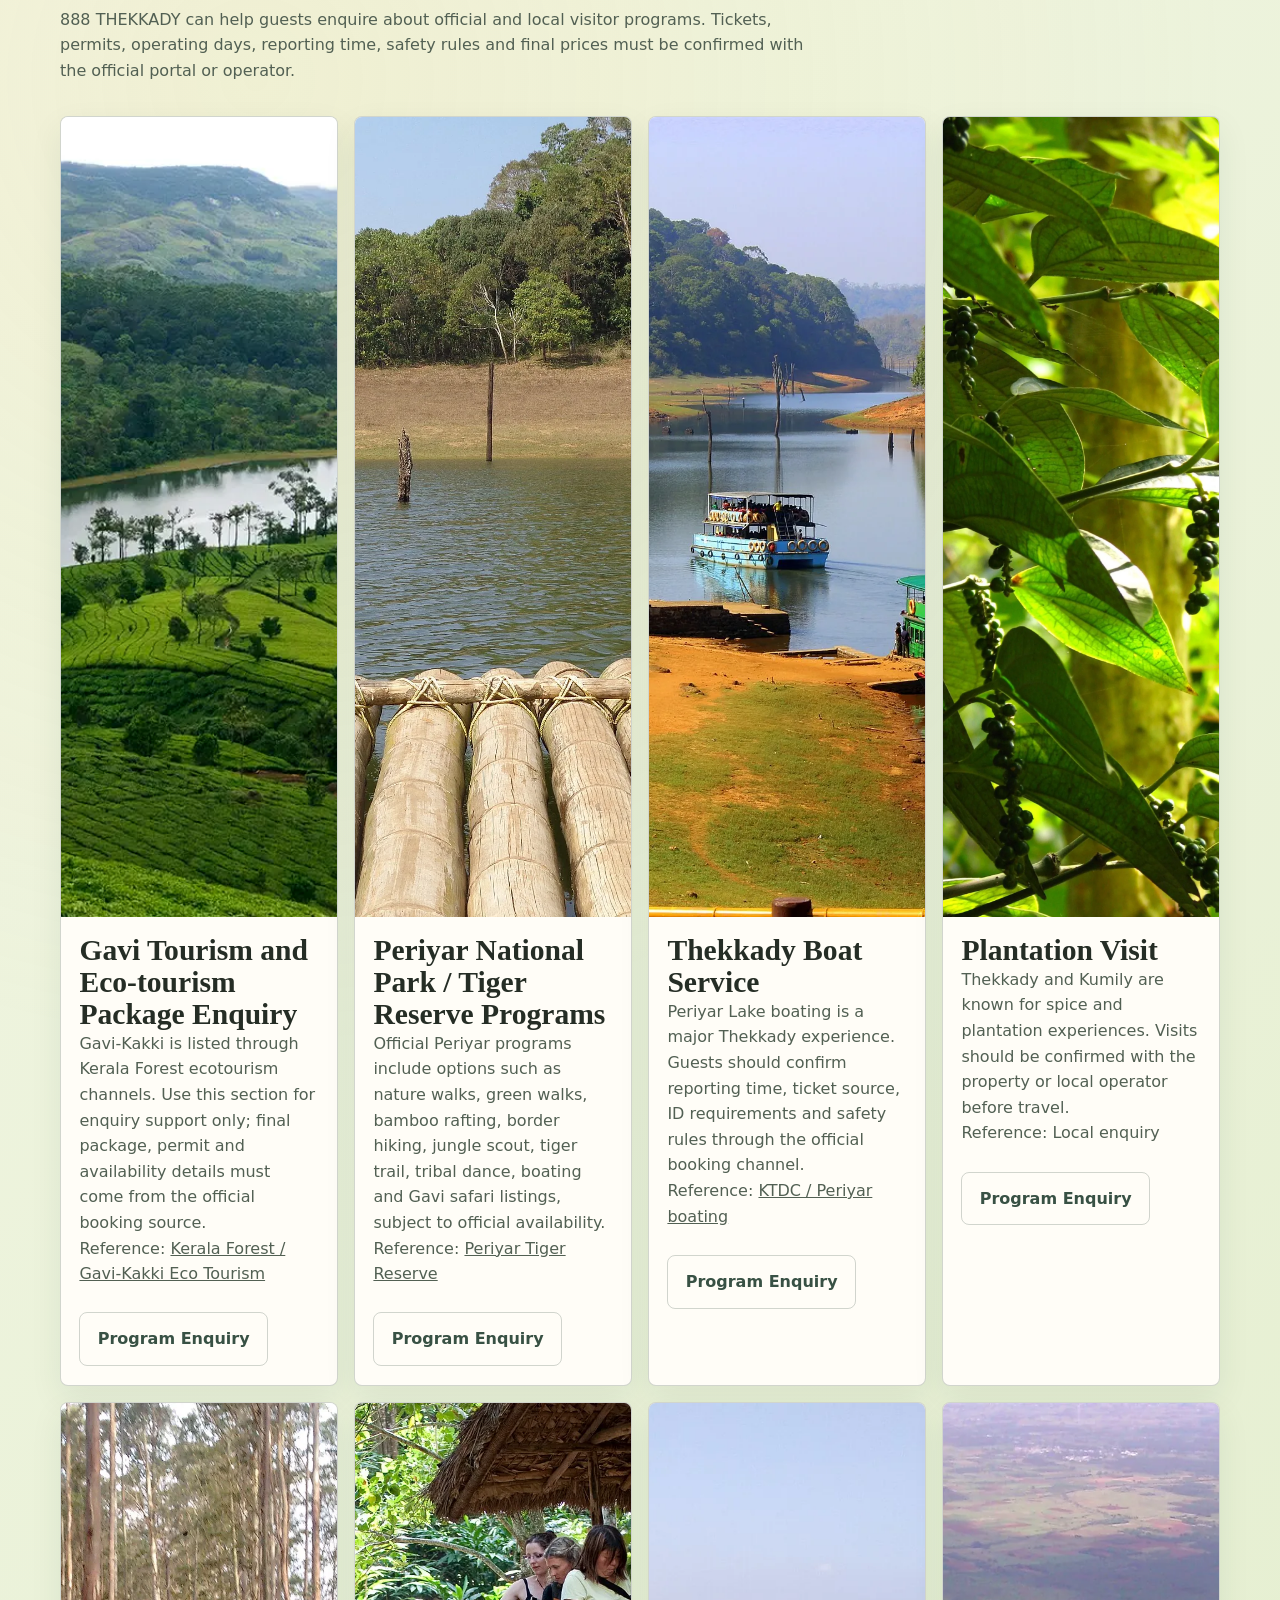
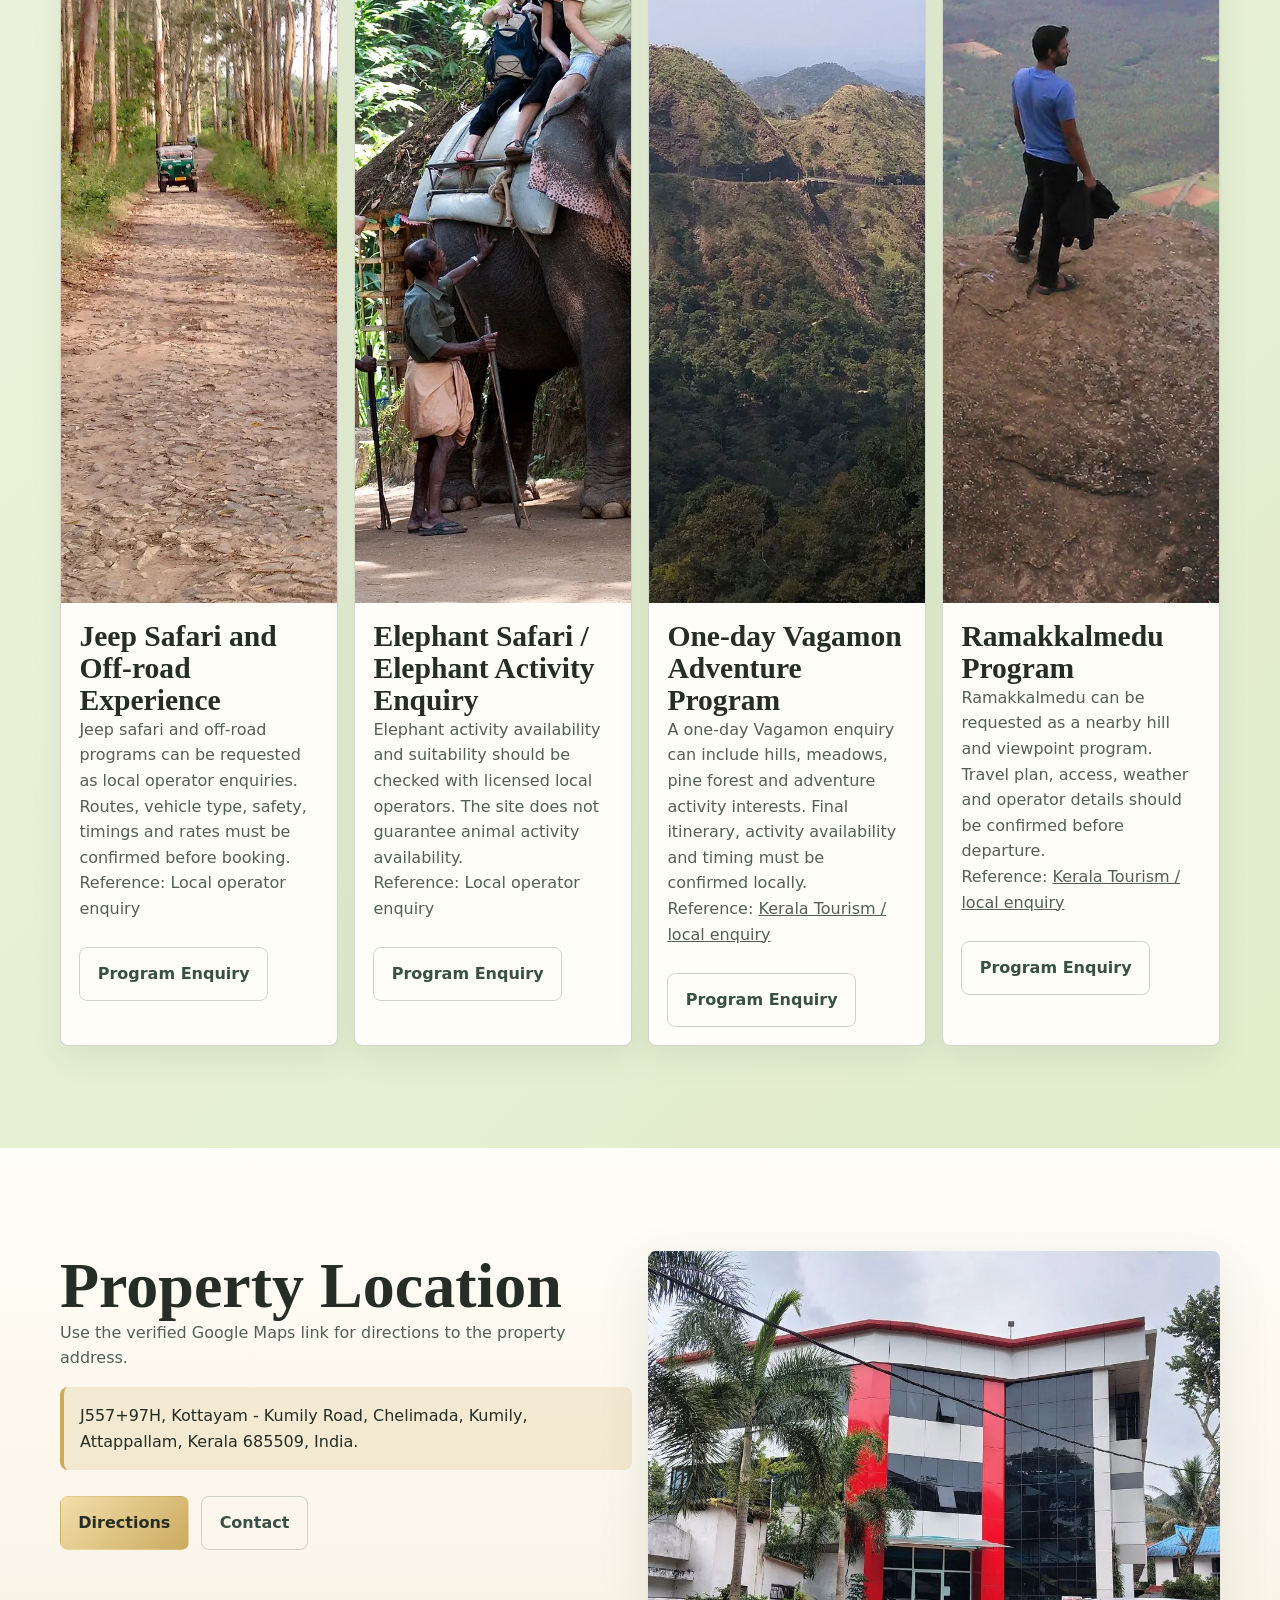
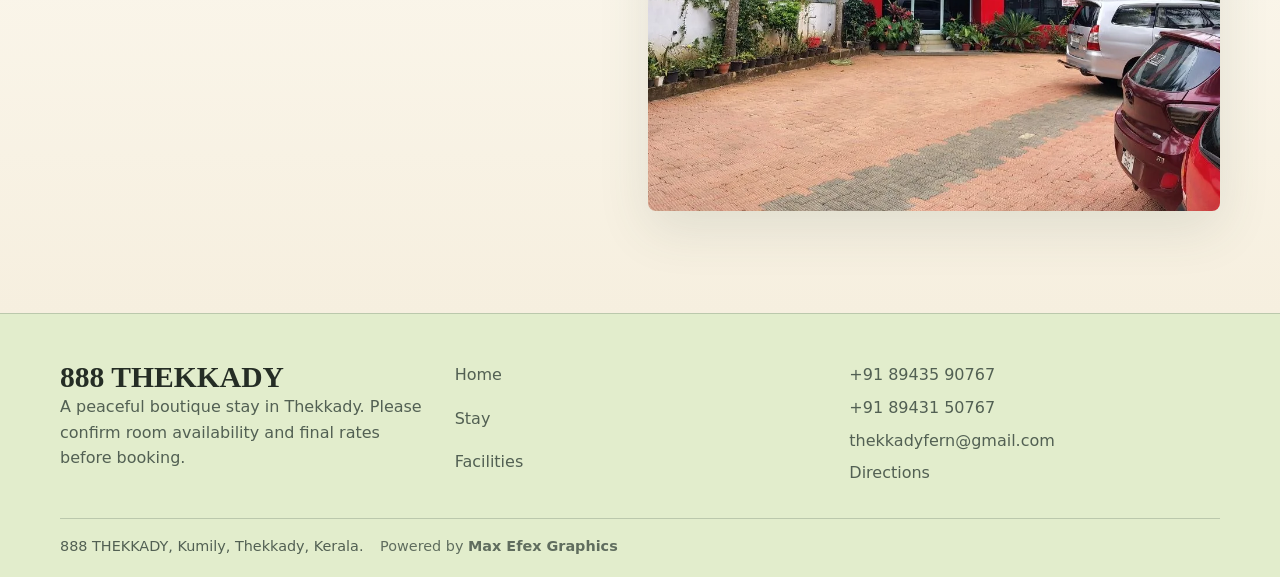
<file: explore.html>
<!doctype html>
<html lang="en">
<head>
  <script async src="https://www.googletagmanager.com/gtag/js?id=G-ZQW7TMDHDY"></script>
  <script>
    window.dataLayer = window.dataLayer || [];
    function gtag() { window.dataLayer.push(arguments); }
    gtag("js", new Date());
    gtag("config", "G-ZQW7TMDHDY");
  </script>
  <meta charset="utf-8">
  <meta name="viewport" content="width=device-width, initial-scale=1">
  <title>Things to Do in Kumily &amp; Thekkady | 888 Thekkady</title>
  <meta name="description" content="Explore Kumily and Thekkady visitor information with 888 THEKKADY location, address and Google Maps directions.">
  <meta property="og:title" content="Things to Do in Kumily &amp; Thekkady | 888 Thekkady">
  <meta property="og:description" content="Location and local Thekkady visitor information with verified directions.">
  <meta property="og:type" content="website">
  <meta property="og:image" content="assets/images/gallery/activities/jeep-safari-kerala.webp">
  <link rel="icon" href="assets/images/brand/favicon.svg" type="image/svg+xml">
  <link rel="stylesheet" href="assets/css/styles.css">
  <script defer src="assets/js/site.js"></script>
  <link rel="canonical" href="https://888thekkady.co.in/explore.html">
</head>
<body>
  <a class="skip-link" href="#main">Skip to content</a>
  <header class="site-header"><div class="nav-wrap"><a class="brand" href="/"><img src="assets/images/brand/thekkady-fern-logo.png" alt="" width="46" height="46"><span><span class="brand-name" data-i18n="brand">888 THEKKADY</span><span class="brand-line" data-i18n="tagline">Your Private Escape in Thekkady.</span></span></a><nav class="site-nav" id="site-nav" aria-label="Primary navigation"><ul><li><a href="/" data-i18n="navHome">Home</a></li><li><a href="stay.html" data-i18n="navStay">Stay</a></li><li><a href="spa.html" data-i18n="navSpa">Spa</a></li><li><a href="facilities.html" data-i18n="navFacilities">Facilities</a></li><li><a href="explore.html" aria-current="page" data-i18n="navExplore">Explore</a></li><li><a href="contact.html" data-i18n="navContact">Contact</a></li></ul></nav><div class="nav-actions"><div class="lang-switch" aria-label="Language"><button type="button" data-lang="en">EN</button><button type="button" data-lang="ml">മ</button><button type="button" data-lang="ta">த</button><button type="button" data-lang="hi">हिं</button></div><button class="nav-toggle" type="button" data-nav-toggle aria-controls="site-nav" aria-expanded="false" data-i18n-aria="navToggle"><span></span></button></div></div></header>
  <main id="main">
    <section class="page-hero"><div class="container"><span class="eyebrow" data-i18n="navExplore">Explore</span><h1 data-i18n="exploreTitle">Explore Thekkady and Location</h1><p data-i18n="exploreIntro">Use the property as a base for Kumily and Thekkady's nature, spice and visitor experiences. Confirm plans directly with the property or official providers.</p></div></section>
    <section class="section"><div class="container feature-band"><div class="reveal"><h2 data-i18n="natureTitle">Nature and Local Experiences</h2><p class="muted" data-i18n="natureText">Thekkady is known for green landscapes, forest experiences, spice country and local visitor activities. Specific distances, timings and bookings should be verified before travel.</p><div class="pill-list"><span class="pill" data-i18n="safari">Safari arrangement enquiry</span><span class="pill" data-i18n="campfire">Campfire enquiry</span><span class="pill" data-i18n="ayurSpa">In-house Ayurvedic spa and massage</span></div></div><div class="feature-media reveal"><img src="assets/images/gallery/activities/jeep-safari-kerala.webp" alt="A forest trail in the Thekkady region" loading="lazy" width="1200" height="800"></div></div></section>
    <section class="section dark"><div class="container"><div class="section-head reveal"><span class="eyebrow" data-i18n="govtPrograms">Government and eco-tourism programs</span><h2 data-i18n="programsTitle">Programs and Nearby Experiences</h2><p data-i18n="programsIntro">888 THEKKADY can help guests enquire about official and local visitor programs. Tickets, permits, operating days, reporting time, safety rules and final prices must be confirmed with the official portal or operator.</p></div><div class="grid four" data-programs></div></div></section>
    <section class="section alt"><div class="container grid two"><div class="reveal"><h2 data-i18n="mapTitle">Property Location</h2><p class="muted" data-i18n="mapText">Use the verified Google Maps link for directions to the property address.</p><p class="rate-box" style="margin-top:1rem">J557+97H, Kottayam - Kumily Road, Chelimada, Kumily, Attappallam, Kerala 685509, India.</p><div class="actions"><a class="button" href="https://maps.app.goo.gl/EiVVT2k78fDV8qhY6?g_st=aw" data-map-link target="_blank" rel="noopener" data-i18n="directions">Directions</a><a class="button ghost" href="contact.html" data-i18n="navContact">Contact</a></div></div><div class="feature-media reveal"><img src="assets/images/gallery/exterior/photo_5_2026-10-20_16-35-53.webp" alt="Exterior view of the boutique stay" loading="lazy" width="1200" height="800"></div></div></section>
  </main>
  <footer class="site-footer"><div class="footer-grid"><div><h3 data-i18n="brand">888 THEKKADY</h3><p data-i18n="footerNote">A peaceful boutique stay in Kumily, Thekkady, with warm hospitality and easy access to local nature experiences.</p></div><div class="footer-links"><a href="/" data-i18n="navHome">Home</a><a href="stay.html" data-i18n="navStay">Stay</a><a href="facilities.html" data-i18n="navFacilities">Facilities</a></div><div class="footer-links"><a href="tel:+918943590767" data-phone-link>+91 89435 90767</a><a href="tel:+918943150767" data-phone-link="alt">+91 89431 50767</a><a href="mailto:thekkadyfern@gmail.com" data-email-link>thekkadyfern@gmail.com</a><a href="https://maps.app.goo.gl/EiVVT2k78fDV8qhY6?g_st=aw" data-map-link target="_blank" rel="noopener" data-i18n="directions">Directions</a></div></div><div class="footer-bottom">888 THEKKADY, Kumily, Thekkady, Kerala. <span class="footer-credit">Powered by <a href="https://maxefex.in" target="_blank" rel="noopener">Max Efex Graphics</a></span></div></footer>
</body>
</html>
</file>
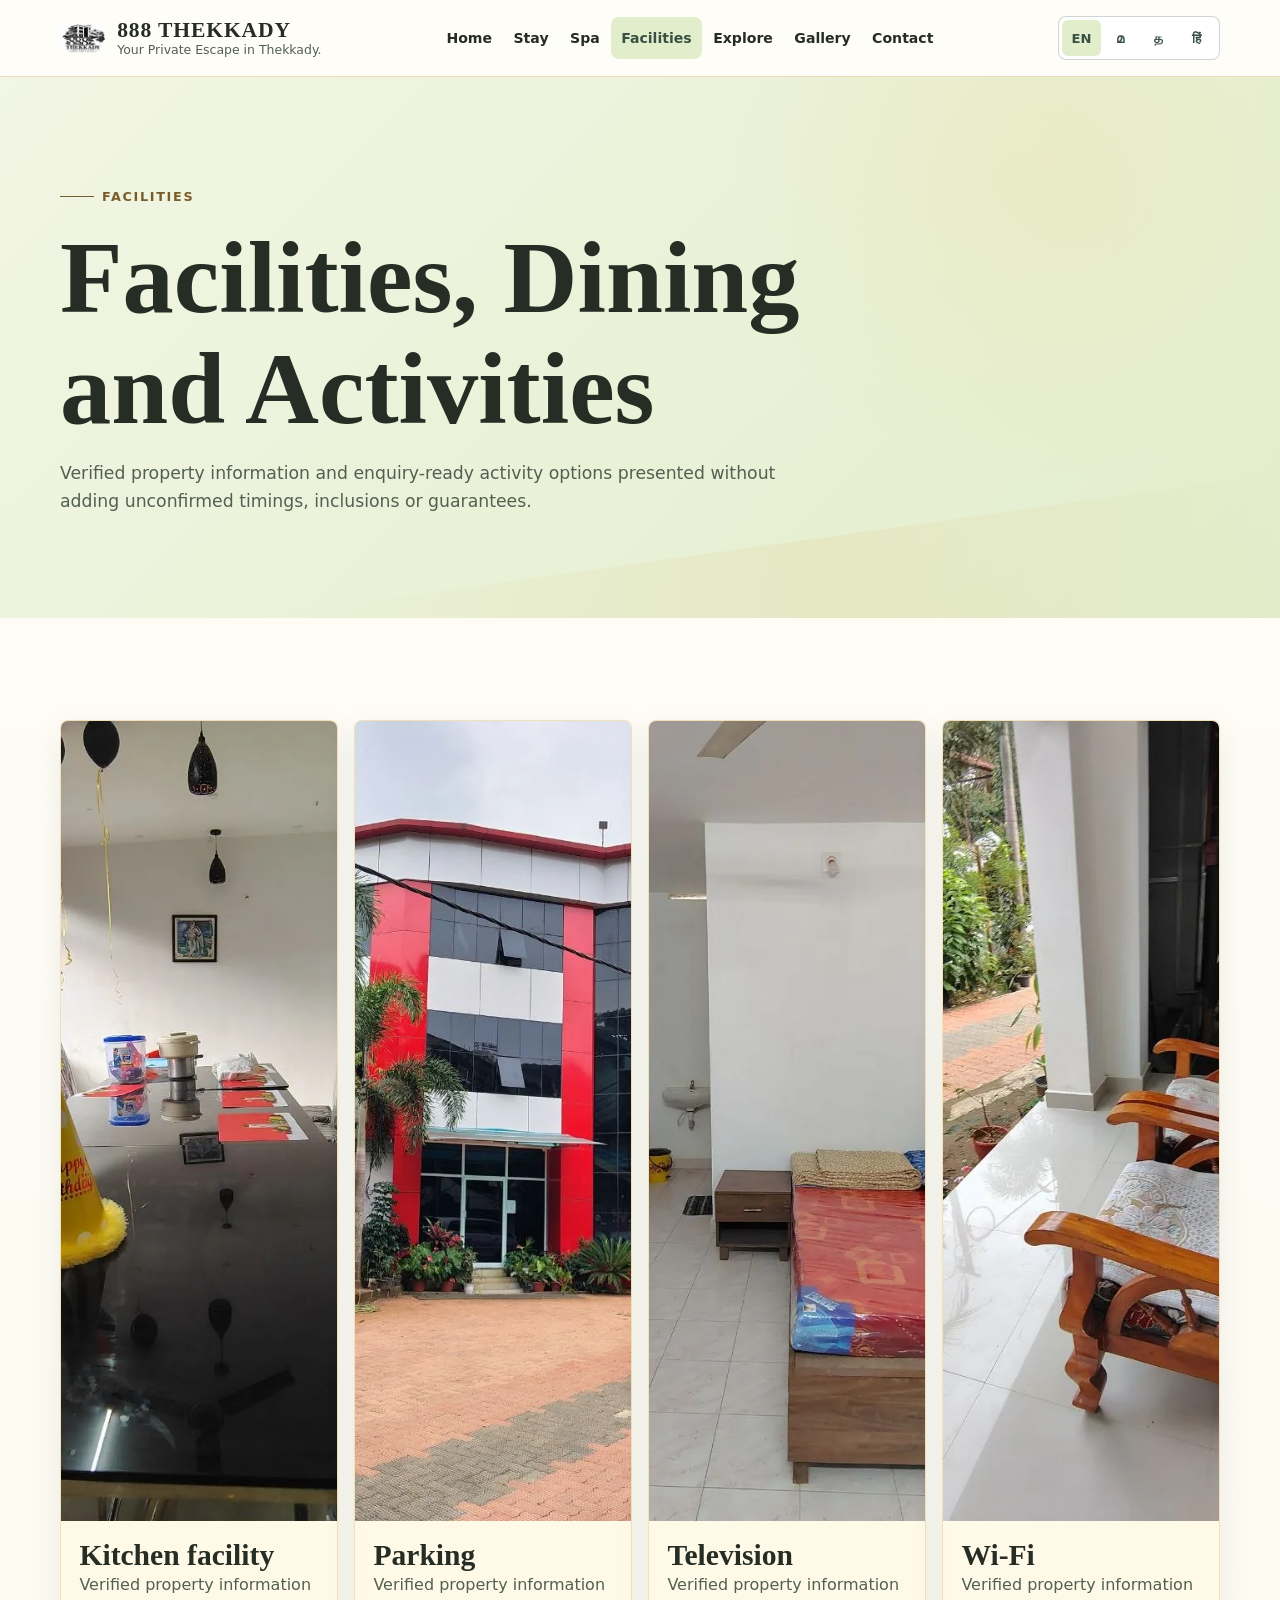
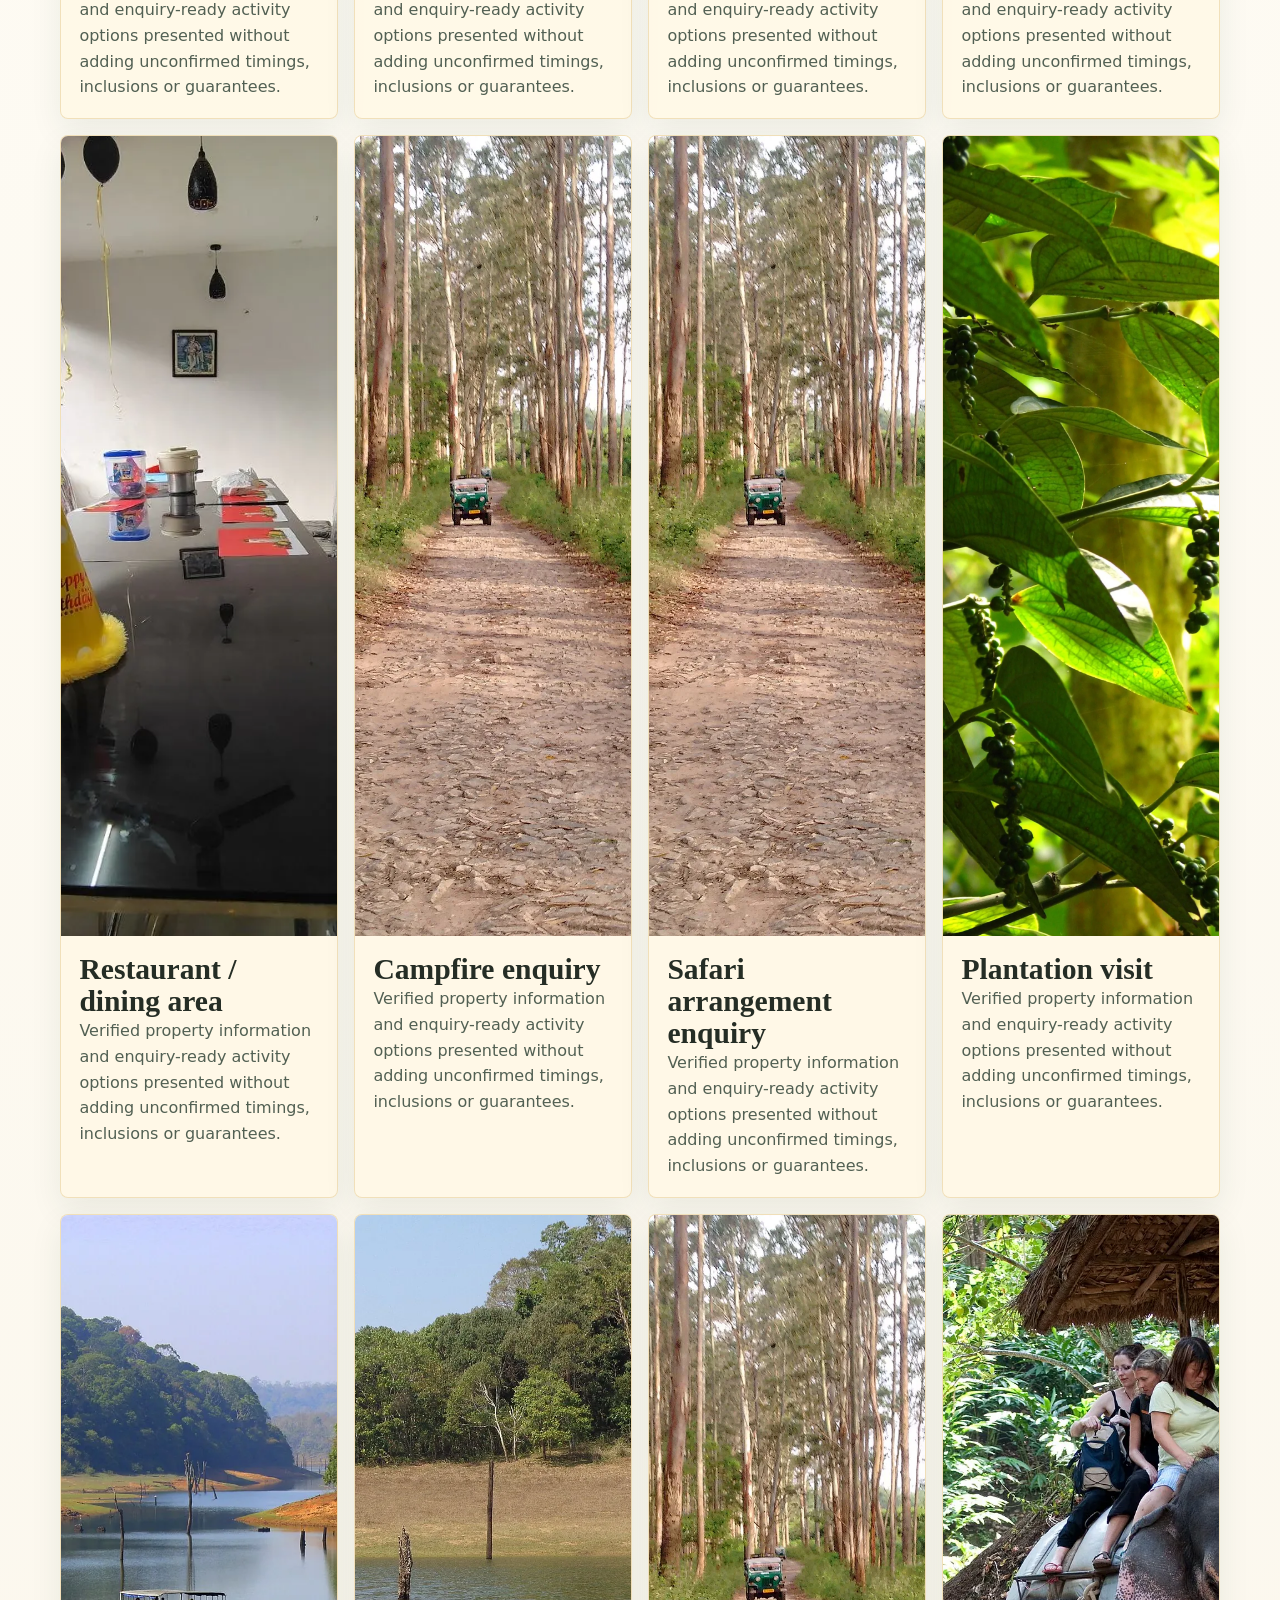
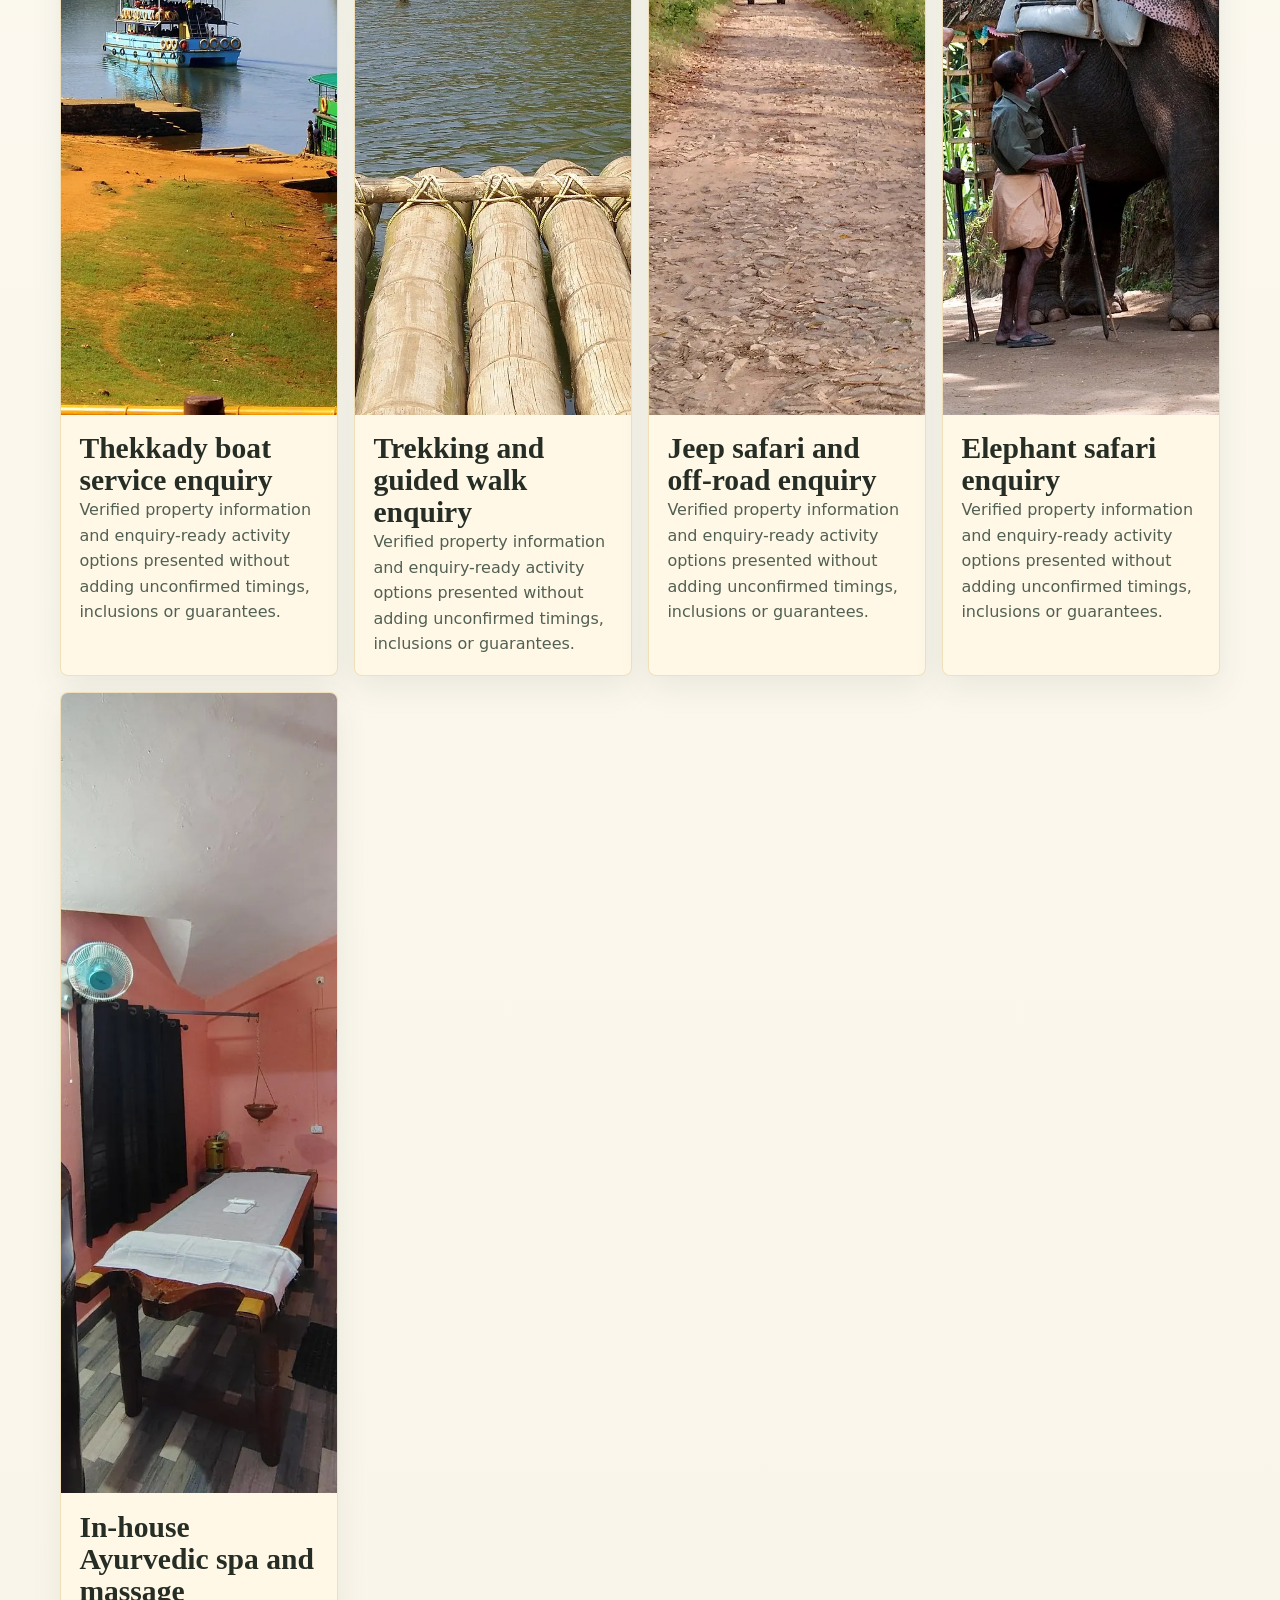
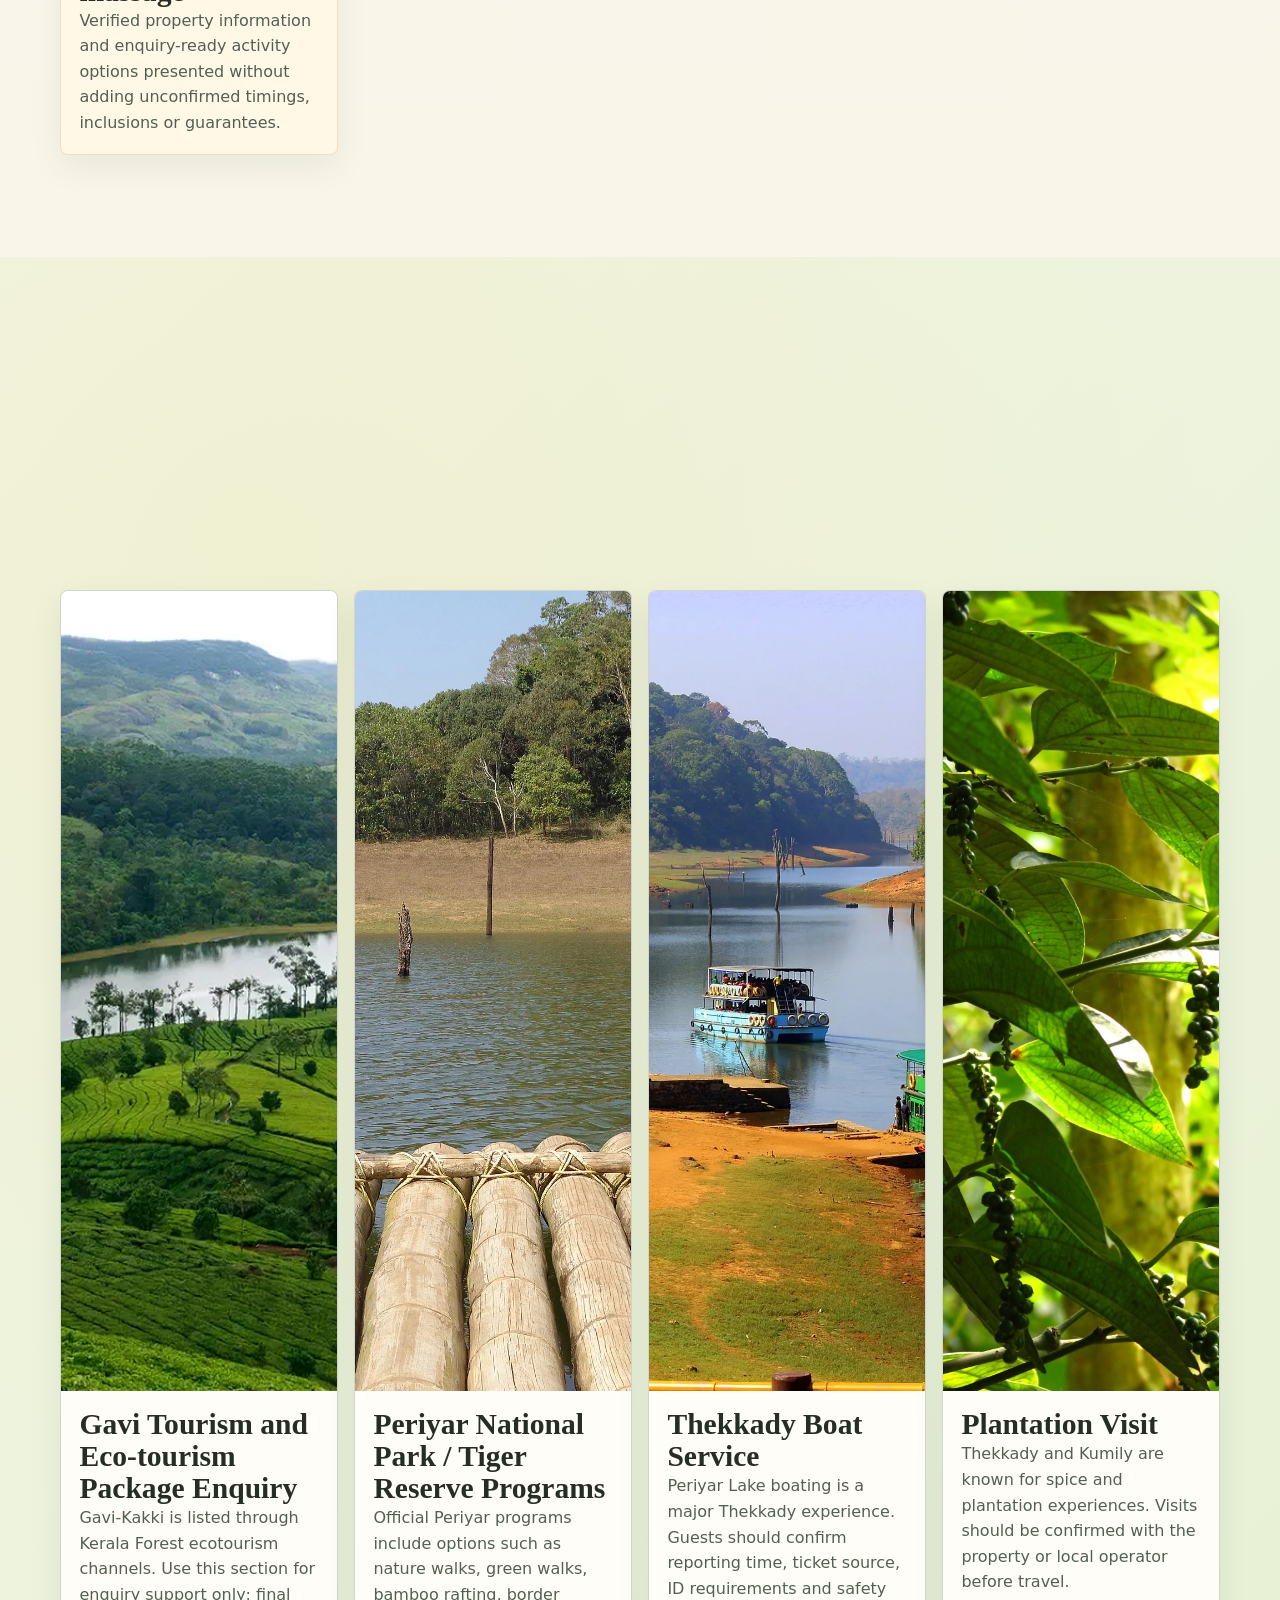
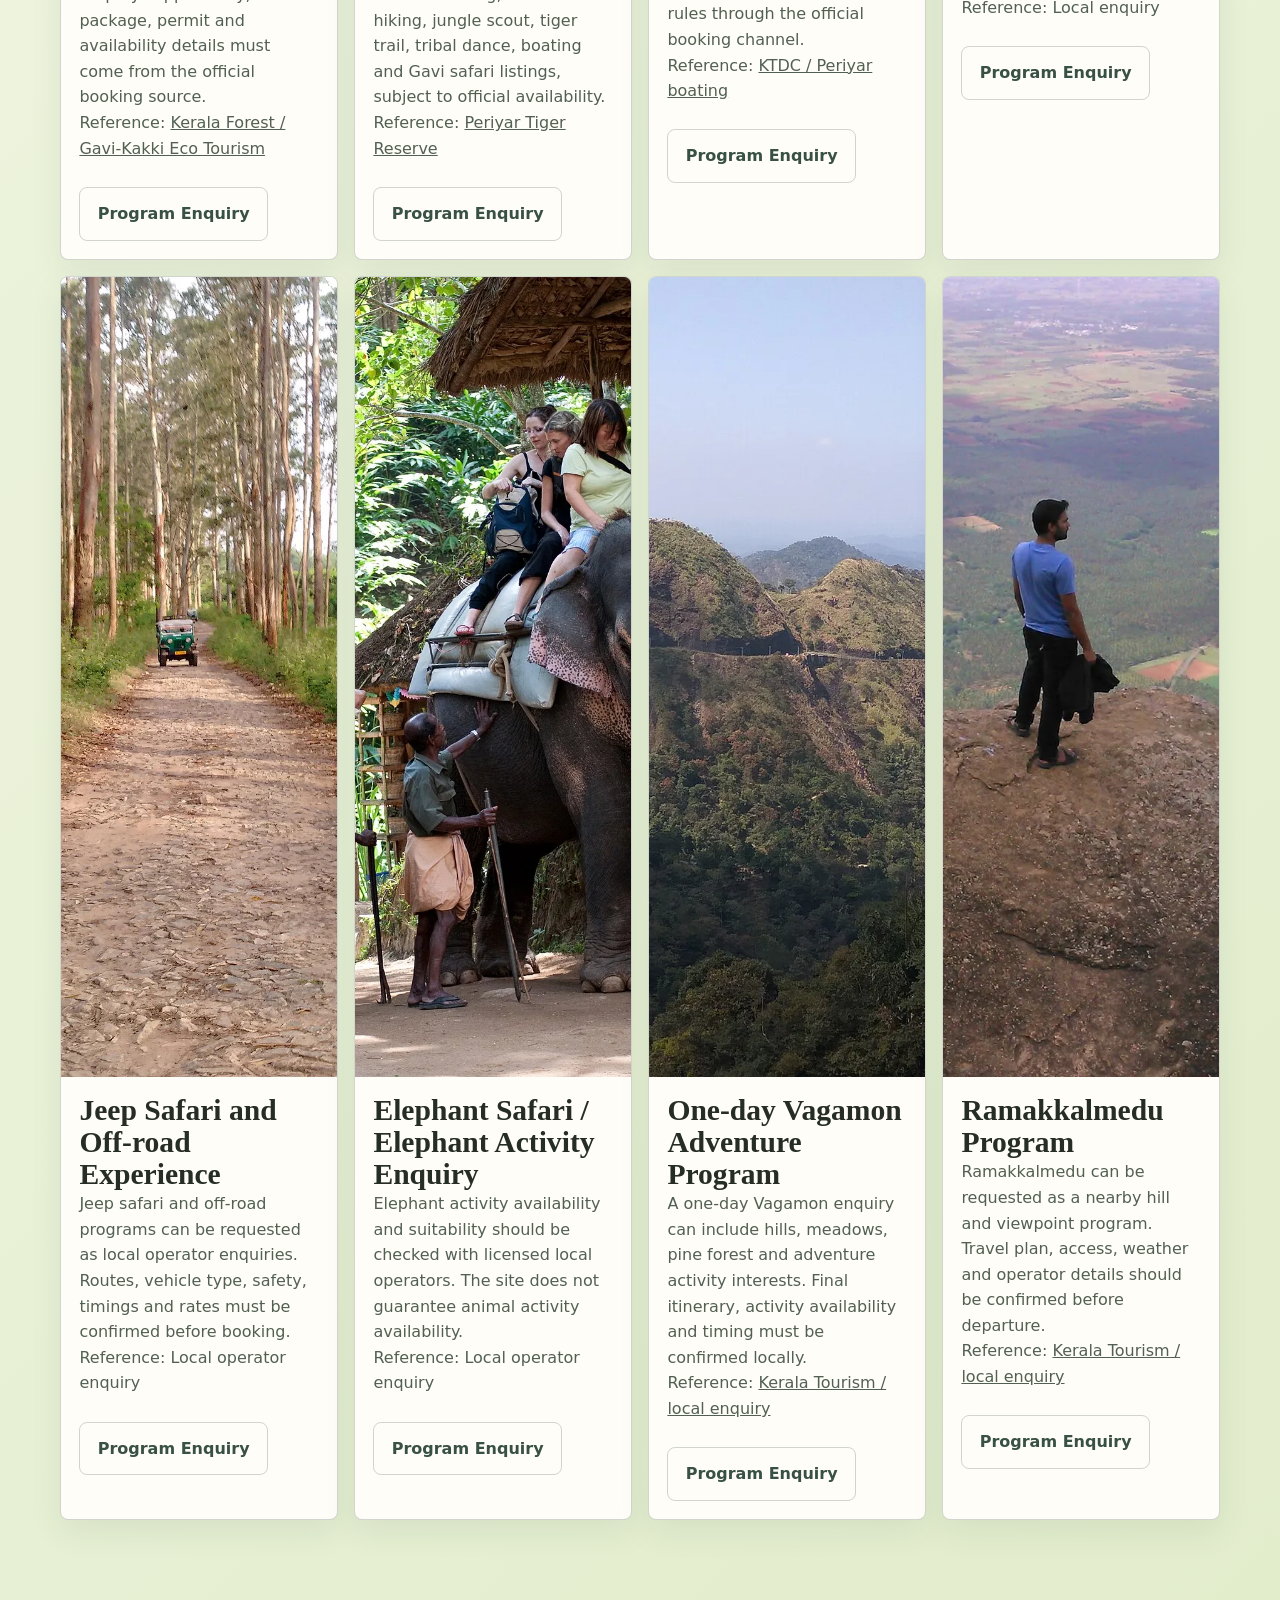
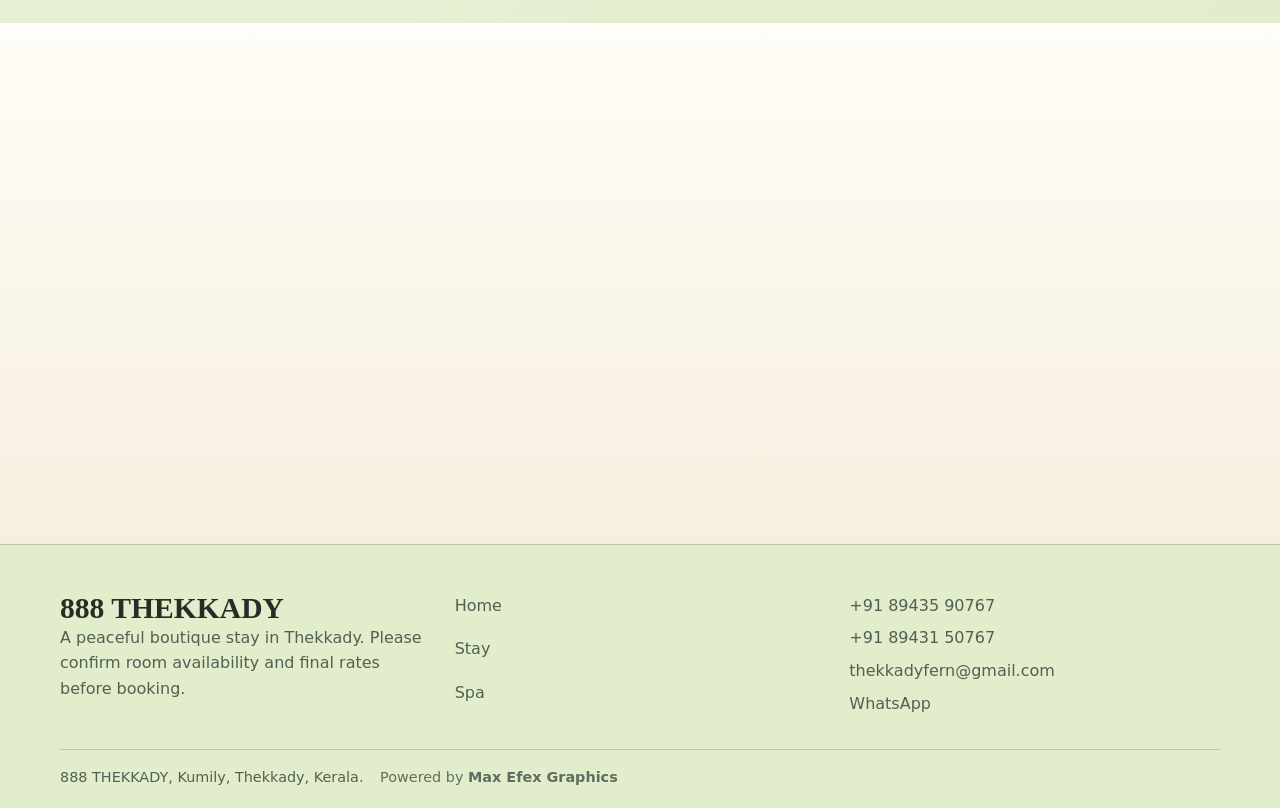
<file: facilities.html>
<!doctype html>
<html lang="en">
<head>
  <script async src="https://www.googletagmanager.com/gtag/js?id=G-ZQW7TMDHDY"></script>
  <script>
    window.dataLayer = window.dataLayer || [];
    function gtag() { window.dataLayer.push(arguments); }
    gtag("js", new Date());
    gtag("config", "G-ZQW7TMDHDY");
  </script>
  <meta charset="utf-8">
  <meta name="viewport" content="width=device-width, initial-scale=1">
  <title>Homestay Facilities in Kumily | 888 Thekkady</title>
  <meta name="description" content="Verified facilities at 888 THEKKADY including kitchen facility, parking, TV, Wi-Fi, dining, campfire enquiry, safari enquiry and spa.">
  <meta property="og:title" content="Homestay Facilities in Kumily | 888 Thekkady">
  <meta property="og:description" content="Property facilities and activity enquiry information without unverified claims.">
  <meta property="og:type" content="website">
  <meta property="og:image" content="assets/images/gallery/kitchen-restaurant/photo_44_2026-10-20_16-36-37.webp">
  <link rel="icon" href="assets/images/brand/favicon.svg" type="image/svg+xml">
  <link rel="stylesheet" href="assets/css/styles.css">
  <script defer src="assets/js/site.js"></script>
  <link rel="canonical" href="https://888thekkady.co.in/facilities.html">
</head>
<body>
  <a class="skip-link" href="#main">Skip to content</a>
  <header class="site-header"><div class="nav-wrap"><a class="brand" href="/"><img src="assets/images/brand/thekkady-fern-logo.png" alt="" width="46" height="46"><span><span class="brand-name" data-i18n="brand">888 THEKKADY</span><span class="brand-line" data-i18n="tagline">Your Private Escape in Thekkady.</span></span></a><nav class="site-nav" id="site-nav" aria-label="Primary navigation"><ul><li><a href="/" data-i18n="navHome">Home</a></li><li><a href="stay.html" data-i18n="navStay">Stay</a></li><li><a href="spa.html" data-i18n="navSpa">Spa</a></li><li><a href="facilities.html" aria-current="page" data-i18n="navFacilities">Facilities</a></li><li><a href="explore.html" data-i18n="navExplore">Explore</a></li>
          <li><a href="gallery.html">Gallery</a></li><li><a href="contact.html" data-i18n="navContact">Contact</a></li></ul></nav><div class="nav-actions"><div class="lang-switch" aria-label="Language"><button type="button" data-lang="en">EN</button><button type="button" data-lang="ml">മ</button><button type="button" data-lang="ta">த</button><button type="button" data-lang="hi">हिं</button></div><button class="nav-toggle" type="button" data-nav-toggle aria-controls="site-nav" aria-expanded="false" data-i18n-aria="navToggle"><span></span></button></div></div></header>
  <main id="main">
    <section class="page-hero"><div class="container"><span class="eyebrow" data-i18n="navFacilities">Facilities</span><h1 data-i18n="facilitiesTitle">Facilities, Dining and Activities</h1><p data-i18n="facilitiesIntro">Verified property information presented clearly without adding unconfirmed timings, inclusions or guarantees.</p></div></section>
    <section class="section"><div class="container"><div class="grid four" data-facilities></div></div></section>
    <section class="section dark"><div class="container"><div class="section-head reveal"><span class="eyebrow" data-i18n="govtPrograms">Government and eco-tourism programs</span><h2 data-i18n="programsTitle">Programs and Nearby Experiences</h2><p data-i18n="programsIntro">888 THEKKADY can help guests enquire about official and local visitor programs. Tickets, permits, operating days, reporting time, safety rules and final prices must be confirmed with the official portal or operator.</p></div><div class="grid four" data-programs></div></div></section>
    <section class="section alt"><div class="container grid two"><div class="notice reveal"><h2 data-i18n="campfire">Campfire enquiry</h2><p data-i18n="facilitiesIntro">Verified property information presented clearly without adding unconfirmed timings, inclusions or guarantees.</p></div><div class="notice reveal"><h2 data-i18n="safari">Safari arrangement enquiry</h2><p data-i18n="exploreIntro">Use the property as a base for Kumily and Thekkady's nature, spice and visitor experiences. Confirm plans directly with the property or official providers.</p></div></div></section>
  </main>
  <footer class="site-footer"><div class="footer-grid"><div><h3 data-i18n="brand">888 THEKKADY</h3><p data-i18n="footerNote">A peaceful boutique stay in Kumily, Thekkady, with warm hospitality and easy access to local nature experiences.</p></div><div class="footer-links"><a href="/" data-i18n="navHome">Home</a><a href="stay.html" data-i18n="navStay">Stay</a><a href="spa.html" data-i18n="navSpa">Spa</a></div><div class="footer-links"><a href="tel:+918943590767" data-phone-link>+91 89435 90767</a><a href="tel:+918943150767" data-phone-link="alt">+91 89431 50767</a><a href="mailto:thekkadyfern@gmail.com" data-email-link>thekkadyfern@gmail.com</a><a href="https://wa.me/918943590767?text=Hi%20888%20Thekkady%2C%20I%20found%20you%20on%20888thekkady.co.in.%20Could%20you%20share%20room%20availability%20and%20rates%3F" data-whatsapp="general" data-i18n="whatsapp">WhatsApp</a></div></div><div class="footer-bottom">888 THEKKADY, Kumily, Thekkady, Kerala. <span class="footer-credit">Powered by <a href="https://maxefex.in" target="_blank" rel="noopener">Max Efex Graphics</a></span></div></footer>
</body>
</html>
</file>
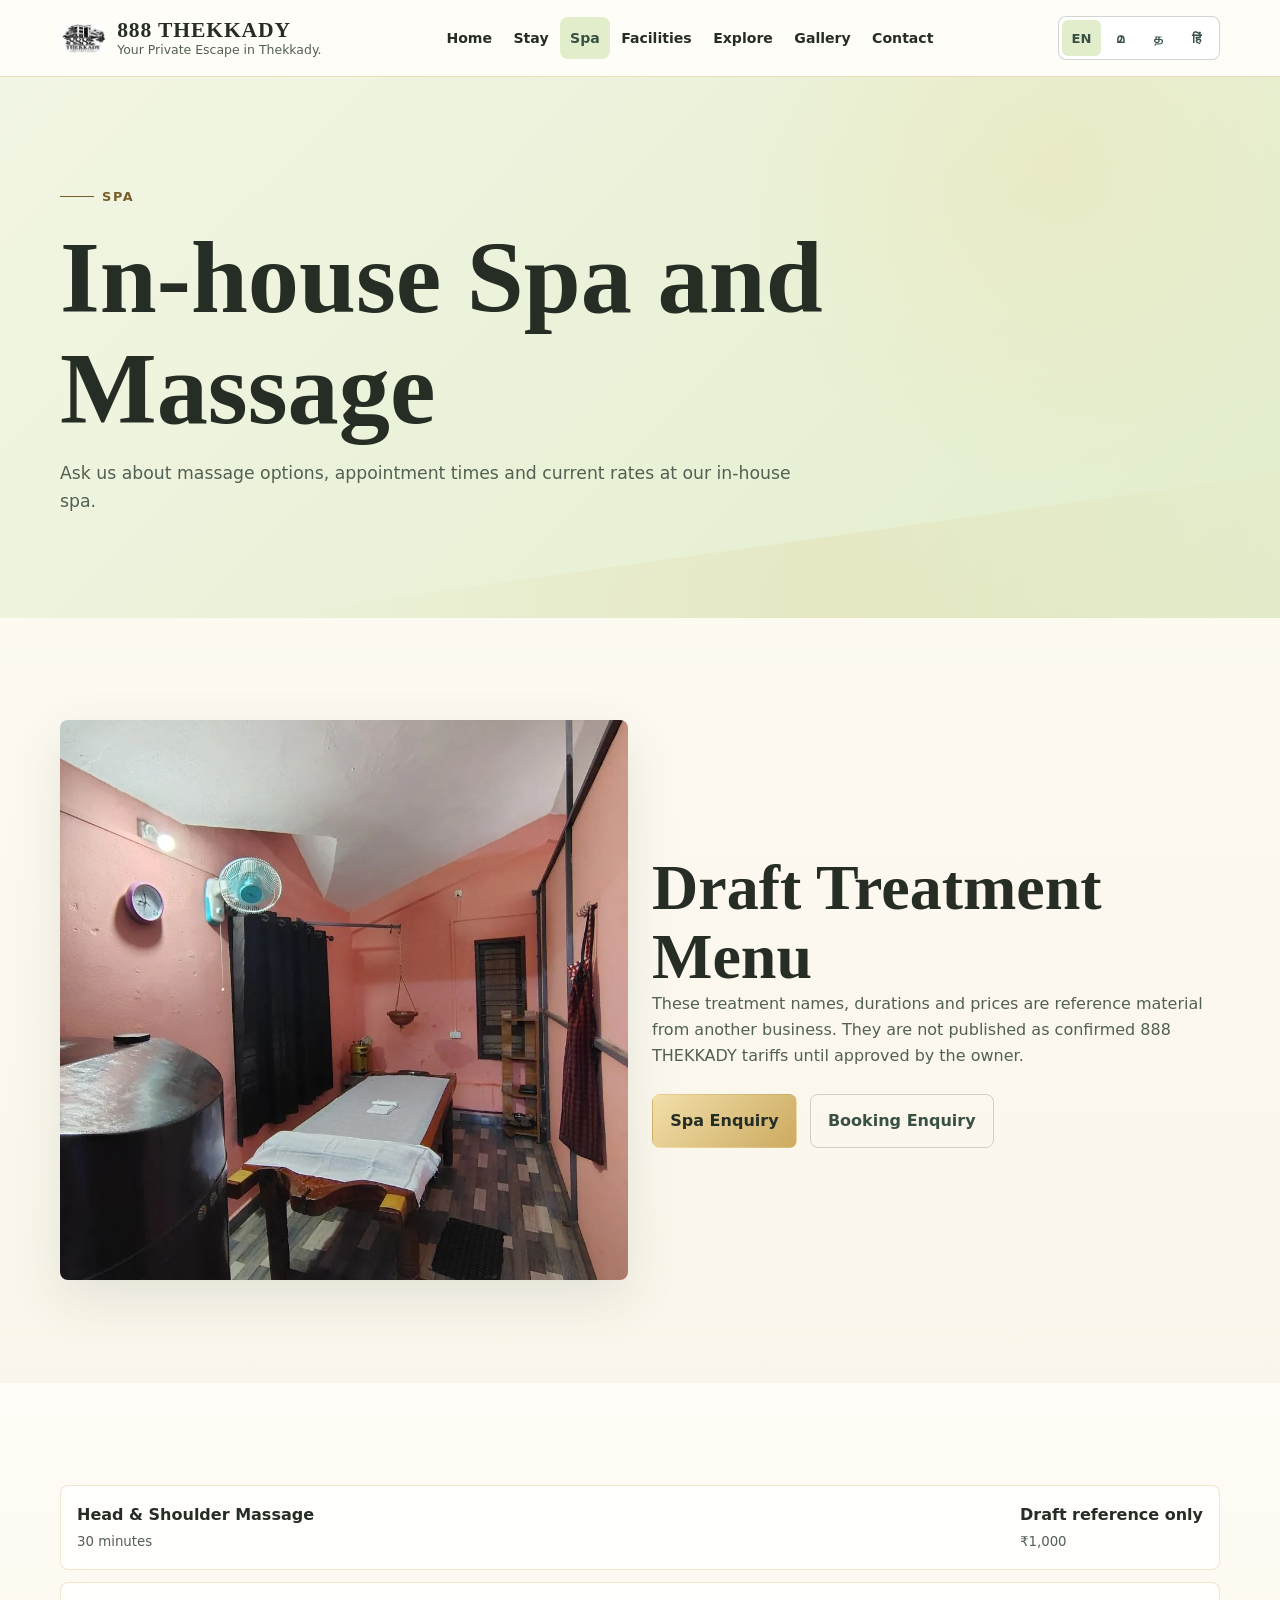
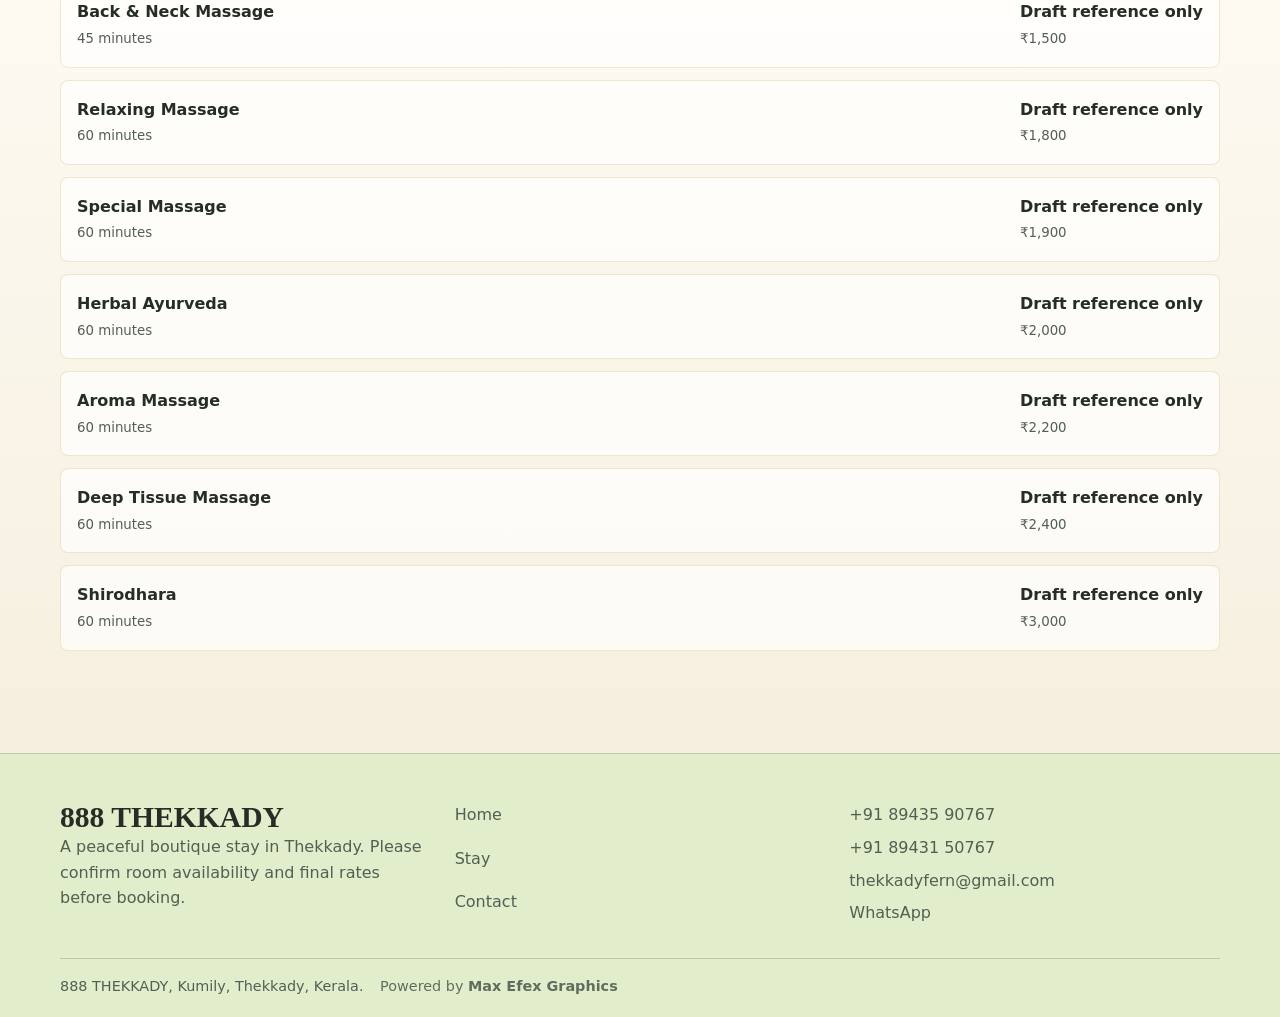
<file: spa.html>
<!doctype html>
<html lang="en">
<head>
  <script async src="https://www.googletagmanager.com/gtag/js?id=G-ZQW7TMDHDY"></script>
  <script>
    window.dataLayer = window.dataLayer || [];
    function gtag() { window.dataLayer.push(arguments); }
    gtag("js", new Date());
    gtag("config", "G-ZQW7TMDHDY");
  </script>
  <meta charset="utf-8">
  <meta name="viewport" content="width=device-width, initial-scale=1">
  <title>In-House Spa &amp; Massage in Kumily | 888 Thekkady</title>
  <meta name="description" content="Ask 888 Thekkady about in-house massage options, treatment availability and current rates in Kumily, Thekkady.">
  <meta property="og:title" content="In-House Spa &amp; Massage in Kumily | 888 Thekkady">
  <meta property="og:description" content="Ask 888 Thekkady about in-house massage options, treatment availability and current rates in Kumily, Thekkady.">
  <meta property="og:type" content="website">
  <meta property="og:image" content="assets/images/gallery/spa-massage/photo_62_2026-10-20_16-36-37.webp">
  <link rel="icon" href="assets/images/brand/favicon.svg" type="image/svg+xml">
  <link rel="stylesheet" href="assets/css/styles.css">
  <script defer src="assets/js/site.js"></script>
  <link rel="canonical" href="https://888thekkady.co.in/spa.html">
</head>
<body>
  <a class="skip-link" href="#main">Skip to content</a>
  <header class="site-header"><div class="nav-wrap"><a class="brand" href="/"><img src="assets/images/brand/thekkady-fern-logo.png" alt="" width="46" height="46"><span><span class="brand-name" data-i18n="brand">888 THEKKADY</span><span class="brand-line" data-i18n="tagline">Your Private Escape in Thekkady.</span></span></a><nav class="site-nav" id="site-nav" aria-label="Primary navigation"><ul><li><a href="/" data-i18n="navHome">Home</a></li><li><a href="stay.html" data-i18n="navStay">Stay</a></li><li><a href="spa.html" aria-current="page" data-i18n="navSpa">Spa</a></li><li><a href="facilities.html" data-i18n="navFacilities">Facilities</a></li><li><a href="explore.html" data-i18n="navExplore">Explore</a></li>
          <li><a href="gallery.html">Gallery</a></li><li><a href="contact.html" data-i18n="navContact">Contact</a></li></ul></nav><div class="nav-actions"><div class="lang-switch" aria-label="Language"><button type="button" data-lang="en">EN</button><button type="button" data-lang="ml">മ</button><button type="button" data-lang="ta">த</button><button type="button" data-lang="hi">हिं</button></div><button class="nav-toggle" type="button" data-nav-toggle aria-controls="site-nav" aria-expanded="false" data-i18n-aria="navToggle"><span></span></button></div></div></header>
  <main id="main">
    <section class="page-hero"><div class="container"><span class="eyebrow" data-i18n="navSpa">Spa</span><h1 data-i18n="spaTitle">In-house Spa and Massage</h1><p data-i18n="spaIntro">Ask us about massage options, appointment times and current rates at our in-house spa.</p></div></section>
    <section class="section"><div class="container feature-band"><div class="feature-media reveal"><img src="assets/images/gallery/spa-massage/photo_62_2026-10-20_16-36-37.webp" alt="In-house spa and massage room" loading="lazy" width="1200" height="800"></div><div class="reveal"><h2 data-i18n="draftMenuTitle">Draft Treatment Menu</h2><p class="muted" data-i18n="draftMenuNote">These treatment names, durations and prices are reference material from another business. They are not published as confirmed 888 THEKKADY tariffs until approved by the owner.</p><div class="actions"><a class="button" href="https://wa.me/918943590767?text=Hi%20888%20Thekkady%2C%20I%20found%20you%20on%20888thekkady.co.in.%20Could%20you%20share%20the%20in-house%20spa%20options%20and%20rates%3F" data-whatsapp="spa" data-i18n="enquireSpa">Spa Enquiry</a><a class="button ghost" href="contact.html#booking" data-i18n="bookNow">Booking Enquiry</a></div></div></div></section>
    <section class="section alt"><div class="container"><div class="spa-menu" data-spa-menu></div></div></section>
  </main>
  <footer class="site-footer"><div class="footer-grid"><div><h3 data-i18n="brand">888 THEKKADY</h3><p data-i18n="footerNote">Premium homestay website draft. Replace placeholder media and confirm all rates before public launch.</p></div><div class="footer-links"><a href="/" data-i18n="navHome">Home</a><a href="stay.html" data-i18n="navStay">Stay</a><a href="contact.html" data-i18n="navContact">Contact</a></div><div class="footer-links"><a href="tel:+918943590767" data-phone-link>+91 89435 90767</a><a href="tel:+918943150767" data-phone-link="alt">+91 89431 50767</a><a href="mailto:thekkadyfern@gmail.com" data-email-link>thekkadyfern@gmail.com</a><a href="https://wa.me/918943590767?text=Hi%20888%20Thekkady%2C%20I%20found%20you%20on%20888thekkady.co.in.%20Could%20you%20share%20the%20in-house%20spa%20options%20and%20rates%3F" data-whatsapp="spa" data-i18n="whatsapp">WhatsApp</a></div></div><div class="footer-bottom">888 THEKKADY, Kumily, Thekkady, Kerala. <span class="footer-credit">Powered by <a href="https://maxefex.in" target="_blank" rel="noopener">Max Efex Graphics</a></span></div></footer>
</body>
</html>
</file>
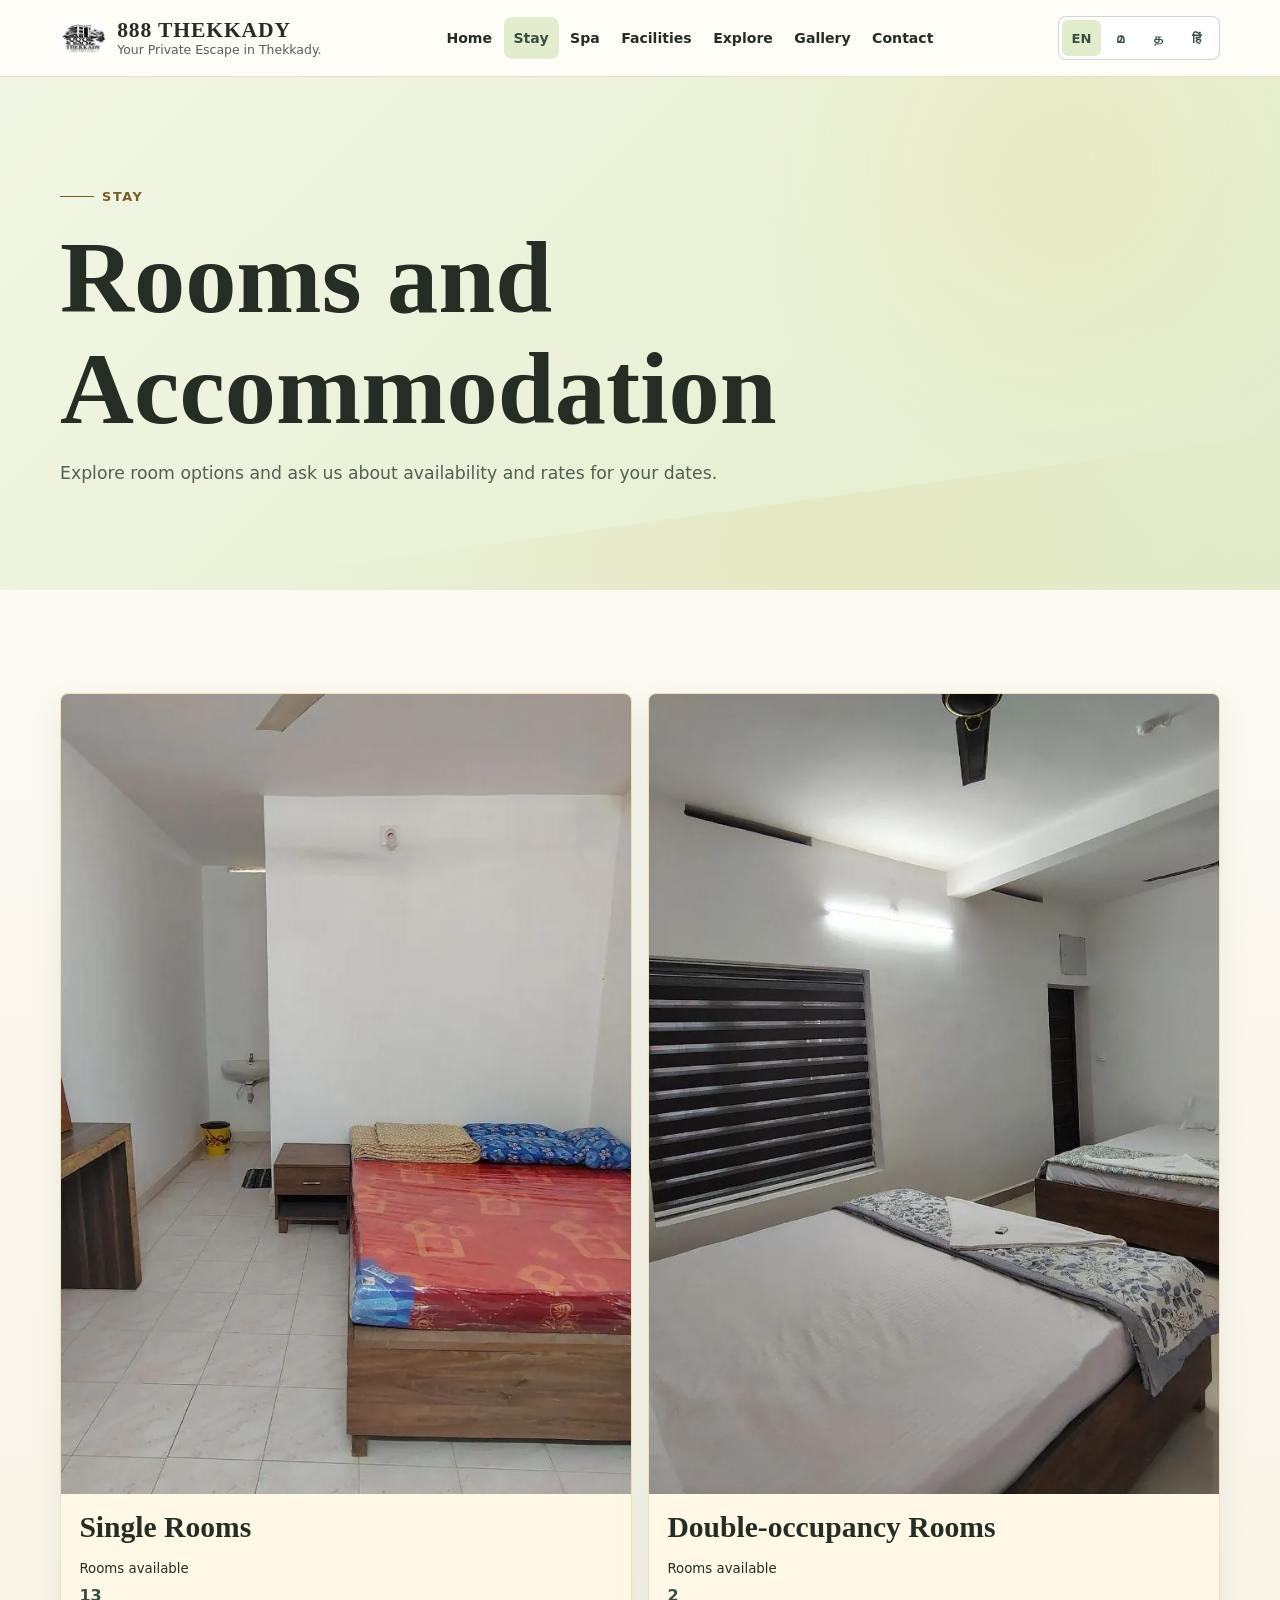
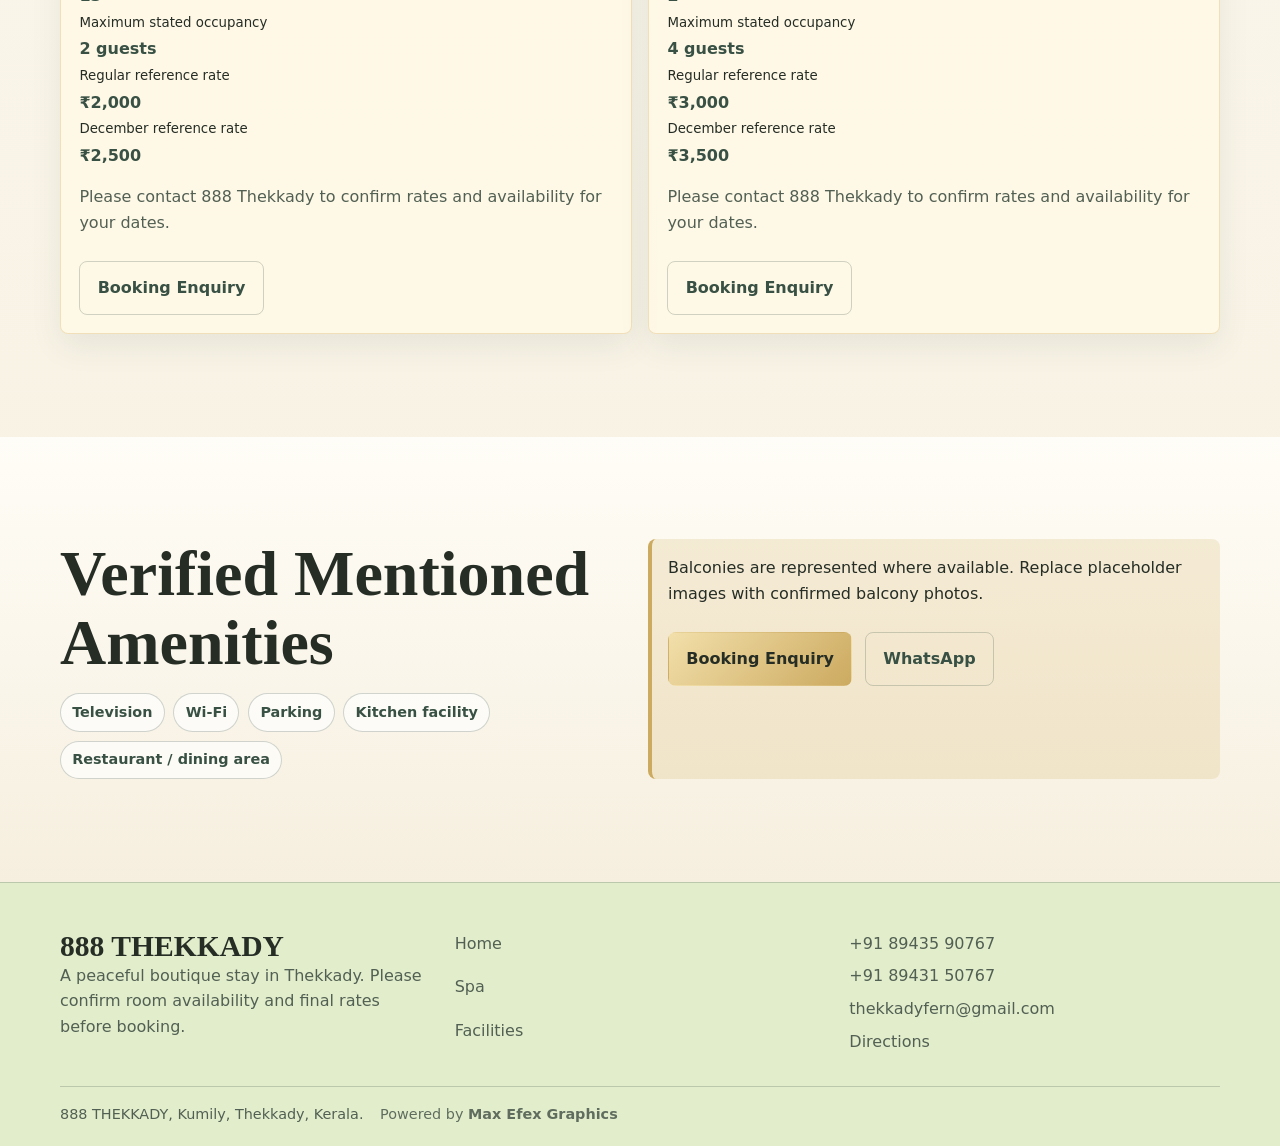
<file: stay.html>
<!doctype html>
<html lang="en">
<head>
  <script async src="https://www.googletagmanager.com/gtag/js?id=G-ZQW7TMDHDY"></script>
  <script>
    window.dataLayer = window.dataLayer || [];
    function gtag() { window.dataLayer.push(arguments); }
    gtag("js", new Date());
    gtag("config", "G-ZQW7TMDHDY");
  </script>
  <meta charset="utf-8">
  <meta name="viewport" content="width=device-width, initial-scale=1">
  <title>Homestay Rooms in Kumily, Thekkady | 888 Thekkady</title>
  <meta name="description" content="Explore room options at 888 Thekkady, a boutique homestay in Kumily with Wi-Fi and parking. Ask for available rooms and rates on WhatsApp.">
  <meta property="og:title" content="Homestay Rooms in Kumily, Thekkady | 888 Thekkady">
  <meta property="og:description" content="Explore room options at 888 Thekkady, a boutique homestay in Kumily with Wi-Fi and parking. Ask for available rooms and rates on WhatsApp.">
  <meta property="og:type" content="website">
  <meta property="og:image" content="assets/images/gallery/single-rooms/photo_49_2026-10-20_16-35-53.webp">
  <link rel="icon" href="assets/images/brand/favicon.svg" type="image/svg+xml">
  <link rel="stylesheet" href="assets/css/styles.css">
  <script defer src="assets/js/site.js"></script>
  <link rel="canonical" href="https://888thekkady.co.in/stay.html">
</head>
<body>
  <a class="skip-link" href="#main">Skip to content</a>
  <header class="site-header"><div class="nav-wrap"><a class="brand" href="/"><img src="assets/images/brand/thekkady-fern-logo.png" alt="" width="46" height="46"><span><span class="brand-name" data-i18n="brand">888 THEKKADY</span><span class="brand-line" data-i18n="tagline">Your Private Escape in Thekkady.</span></span></a><nav class="site-nav" id="site-nav" aria-label="Primary navigation"><ul><li><a href="/" data-i18n="navHome">Home</a></li><li><a href="stay.html" aria-current="page" data-i18n="navStay">Stay</a></li><li><a href="spa.html" data-i18n="navSpa">Spa</a></li><li><a href="facilities.html" data-i18n="navFacilities">Facilities</a></li><li><a href="explore.html" data-i18n="navExplore">Explore</a></li>
          <li><a href="gallery.html">Gallery</a></li><li><a href="contact.html" data-i18n="navContact">Contact</a></li></ul></nav><div class="nav-actions"><div class="lang-switch" aria-label="Language"><button type="button" data-lang="en">EN</button><button type="button" data-lang="ml">മ</button><button type="button" data-lang="ta">த</button><button type="button" data-lang="hi">हिं</button></div><button class="nav-toggle" type="button" data-nav-toggle aria-controls="site-nav" aria-expanded="false" data-i18n-aria="navToggle"><span></span></button></div></div></header>
  <main id="main">
    <section class="page-hero"><div class="container"><span class="eyebrow" data-i18n="navStay">Stay</span><h1 data-i18n="stayTitle">Rooms and Accommodation</h1><p data-i18n="stayIntro">Explore room options and ask us about availability and rates for your dates.</p></div></section>
    <section class="section"><div class="container"><div class="grid two" data-room-cards></div></div></section>
    <section class="section alt"><div class="container grid two"><div class="reveal"><h2 data-i18n="verifiedAmenities">Verified Mentioned Amenities</h2><div class="pill-list"><span class="pill" data-i18n="television">Television</span><span class="pill" data-i18n="wifi">Wi-Fi</span><span class="pill" data-i18n="parking">Parking</span><span class="pill" data-i18n="kitchen">Kitchen facility</span><span class="pill" data-i18n="dining">Restaurant / dining area</span></div></div><div class="notice reveal"><p data-i18n="balconyNote">Balconies are represented where available. View the balcony and seating areas in our property gallery.</p><div class="actions"><a class="button" href="contact.html#booking" data-i18n="bookNow">Booking Enquiry</a><a class="button ghost" href="https://wa.me/918943590767?text=Hi%20888%20Thekkady%2C%20I%20found%20you%20on%20888thekkady.co.in.%20Could%20you%20share%20room%20availability%20and%20rates%3F" data-whatsapp="general" data-i18n="whatsapp">WhatsApp</a></div></div></div></section>
  </main>
  <footer class="site-footer"><div class="footer-grid"><div><h3 data-i18n="brand">888 THEKKADY</h3><p data-i18n="footerNote">A peaceful boutique stay in Kumily, Thekkady, with warm hospitality and easy access to local nature experiences.</p></div><div class="footer-links"><a href="/" data-i18n="navHome">Home</a><a href="spa.html" data-i18n="navSpa">Spa</a><a href="facilities.html" data-i18n="navFacilities">Facilities</a></div><div class="footer-links"><a href="tel:+918943590767" data-phone-link>+91 89435 90767</a><a href="tel:+918943150767" data-phone-link="alt">+91 89431 50767</a><a href="mailto:thekkadyfern@gmail.com" data-email-link>thekkadyfern@gmail.com</a><a href="https://maps.app.goo.gl/EiVVT2k78fDV8qhY6?g_st=aw" data-map-link target="_blank" rel="noopener" data-i18n="directions">Directions</a></div></div><div class="footer-bottom">888 THEKKADY, Kumily, Thekkady, Kerala. <span class="footer-credit">Powered by <a href="https://maxefex.in" target="_blank" rel="noopener">Max Efex Graphics</a></span></div></footer>
</body>
</html>
</file>
<file: assets/css/styles.css>
:root {
  --forest: #385144;
  --sage: #e2edcc;
  --sage-soft: #f2f6e4;
  --gold: #ccaa60;
  --gold-2: #f2dfaa;
  --gold-ink: #795d28;
  --ivory: #fffdf7;
  --warm: #f6efdf;
  --ink: #252d25;
  --muted: #526053;
  --line: rgba(56, 81, 68, 0.23);
  --shadow: 0 18px 52px rgba(56, 81, 68, 0.12);
  --radius: 8px;
  --max: 1160px;
  color-scheme: light;
}

* {
  box-sizing: border-box;
}

html {
  scroll-behavior: smooth;
}

body {
  margin: 0;
  font-family: "Inter", "Noto Sans Malayalam", "Segoe UI", system-ui, sans-serif;
  color: var(--ink);
  background: linear-gradient(180deg, var(--ivory), var(--warm));
  line-height: 1.6;
}

body.nav-open {
  overflow: hidden;
}

img {
  display: block;
  max-width: 100%;
}

a {
  color: inherit;
}

button,
input,
select,
textarea {
  font: inherit;
}

:focus-visible {
  outline: 3px solid var(--gold-ink);
  outline-offset: 3px;
}

.hero :focus-visible {
  outline-color: var(--gold-2);
}

.skip-link {
  position: fixed;
  top: 10px;
  left: 10px;
  z-index: 1000;
  transform: translateY(-140%);
  background: var(--forest);
  color: white;
  padding: 0.75rem 1rem;
  border-radius: var(--radius);
}

.skip-link:focus {
  transform: translateY(0);
}

.site-header {
  position: sticky;
  top: 0;
  z-index: 80;
  background: rgba(255, 253, 247, 0.96);
  border-bottom: 1px solid rgba(200, 155, 60, 0.32);
  backdrop-filter: blur(16px);
}

.nav-wrap,
.container,
.footer-grid {
  width: min(var(--max), calc(100% - 32px));
  margin-inline: auto;
}

.nav-wrap {
  min-height: 76px;
  display: flex;
  align-items: center;
  justify-content: space-between;
  gap: 1rem;
}

.brand {
  display: inline-flex;
  align-items: center;
  gap: 0.7rem;
  text-decoration: none;
  min-width: 0;
}

.brand img {
  width: 46px;
  height: 46px;
  object-fit: contain;
}

.brand-mark {
  width: 46px;
  height: 46px;
  display: grid;
  place-items: center;
  border: 1px solid rgba(202, 168, 95, 0.7);
  border-radius: 50%;
  background: var(--forest);
  color: var(--gold-2);
  font-family: Georgia, serif;
  font-size: 1.35rem;
  flex: 0 0 auto;
}

.brand-name {
  display: block;
  font-family: Georgia, "Times New Roman", serif;
  font-size: clamp(1rem, 2.7vw, 1.35rem);
  letter-spacing: 0.04em;
  font-weight: 700;
  line-height: 1.1;
}

.brand-line {
  display: block;
  color: var(--muted);
  font-size: 0.78rem;
  line-height: 1.1;
}

.nav-toggle,
.icon-button {
  width: 44px;
  height: 44px;
  border: 1px solid var(--line);
  border-radius: var(--radius);
  background: white;
  color: var(--forest);
  display: inline-grid;
  place-items: center;
  cursor: pointer;
}

.nav-toggle span,
.nav-toggle::before,
.nav-toggle::after {
  content: "";
  width: 20px;
  height: 2px;
  background: currentColor;
  display: block;
  transition: transform 180ms ease, opacity 180ms ease;
}

.nav-toggle {
  gap: 4px;
}

.nav-open .nav-toggle span {
  opacity: 0;
}

.nav-open .nav-toggle::before {
  transform: translateY(6px) rotate(45deg);
}

.nav-open .nav-toggle::after {
  transform: translateY(-6px) rotate(-45deg);
}

.site-nav {
  position: fixed;
  inset: 76px 0 auto 0;
  transform: translateY(-120%);
  opacity: 0;
  pointer-events: none;
  background: var(--ivory);
  border-bottom: 1px solid var(--line);
  box-shadow: var(--shadow);
  transition: transform 180ms ease, opacity 180ms ease;
}

.nav-open .site-nav {
  transform: translateY(0);
  opacity: 1;
  pointer-events: auto;
}

.site-nav ul {
  list-style: none;
  padding: 1rem;
  margin: 0;
  display: grid;
  gap: 0.35rem;
}

.site-nav a {
  display: block;
  padding: 0.85rem 1rem;
  border-radius: var(--radius);
  text-decoration: none;
  font-weight: 700;
}

.site-nav a[aria-current="page"],
.site-nav a:hover {
  background: var(--sage);
  color: var(--forest);
}

.nav-actions {
  display: flex;
  align-items: center;
  gap: 0.45rem;
}

.lang-switch {
  display: inline-grid;
  grid-template-columns: repeat(4, minmax(34px, 1fr));
  border: 1px solid var(--line);
  border-radius: var(--radius);
  padding: 0.18rem;
  background: white;
}

.lang-switch button {
  border: 0;
  border-radius: 6px;
  padding: 0.45rem 0.58rem;
  background: transparent;
  color: var(--forest);
  cursor: pointer;
  font-size: 0.82rem;
  font-weight: 800;
}

.lang-switch button[aria-pressed="true"] {
  background: var(--sage);
  color: var(--forest);
}

.hero {
  min-height: calc(100svh - 76px);
  display: grid;
  align-items: end;
  position: relative;
  isolation: isolate;
  color: white;
  overflow: hidden;
}

.hero::before {
  content: "";
  position: absolute;
  inset: 0;
  background:
    linear-gradient(180deg, transparent 28%, rgba(32, 31, 24, 0.18) 51%, rgba(28, 29, 23, 0.74) 100%),
    url("../images/hero/thekkady-hero.webp") center / cover;
  z-index: -2;
}

.hero::after {
  content: "";
  position: absolute;
  inset: 0;
  background: linear-gradient(65deg, rgba(27, 29, 23, 0.34), transparent 68%);
  z-index: -1;
}

.hero-inner {
  width: min(var(--max), calc(100% - 32px));
  margin: 0 auto;
  padding: clamp(4rem, 10vh, 8rem) 0 4rem;
}

.hero h1,
.hero .hero-copy,
.hero .eyebrow {
  text-shadow: 0 2px 12px rgba(22, 24, 18, 0.75), 0 1px 3px rgba(22, 24, 18, 0.9);
}

.eyebrow {
  display: inline-flex;
  align-items: center;
  gap: 0.5rem;
  color: var(--gold-ink);
  font-size: 0.8rem;
  font-weight: 900;
  text-transform: uppercase;
  letter-spacing: 0.13em;
}

.hero .eyebrow {
  color: var(--gold-2);
}

.eyebrow::before {
  content: "";
  width: 34px;
  height: 1px;
  background: currentColor;
}

h1,
h2,
h3 {
  font-family: Georgia, "Times New Roman", serif;
  line-height: 1.08;
  letter-spacing: 0;
  margin: 0;
}

h1 {
  max-width: 850px;
  margin-top: 1rem;
  font-size: clamp(2.75rem, 8vw, 6.5rem);
}

h2 {
  font-size: clamp(2rem, 5vw, 4rem);
}

h3 {
  font-size: clamp(1.3rem, 3vw, 1.85rem);
}

p {
  margin: 0;
}

.hero-copy,
.lead {
  max-width: 720px;
  color: var(--muted);
  font-size: clamp(1rem, 2.6vw, 1.25rem);
}

.hero-copy {
  color: white;
  margin-top: 1.2rem;
}

.actions {
  display: flex;
  flex-wrap: wrap;
  gap: 0.8rem;
  margin-top: 1.6rem;
}

.button {
  display: inline-flex;
  align-items: center;
  justify-content: center;
  min-height: 48px;
  padding: 0.82rem 1.08rem;
  border-radius: var(--radius);
  border: 1px solid transparent;
  background: linear-gradient(135deg, var(--gold-2), var(--gold));
  color: var(--ink);
  text-decoration: none;
  font-weight: 900;
  cursor: pointer;
  transition: transform 160ms ease, box-shadow 160ms ease, background 160ms ease;
}

.button:hover {
  transform: translateY(-2px);
  box-shadow: 0 16px 34px rgba(20, 61, 45, 0.16);
}

.button.secondary {
  background: var(--sage);
  border-color: var(--line);
  color: var(--forest);
}

.hero .button.secondary {
  background: var(--ivory);
  border-color: var(--ivory);
}

.hero .button.ghost {
  background: rgba(32, 35, 27, 0.62);
  border-color: rgba(255, 253, 247, 0.65);
  color: white;
}

.button.ghost {
  background: transparent;
  border-color: var(--line);
  color: var(--forest);
}

.section {
  padding: clamp(3.5rem, 8vw, 6.5rem) 0;
}

.section.alt {
  background: linear-gradient(180deg, var(--ivory), var(--warm));
}

.section.dark {
  background:
    radial-gradient(circle at 20% 10%, rgba(240, 212, 135, 0.16), transparent 34%),
    linear-gradient(135deg, var(--sage-soft), var(--sage));
  color: var(--ink);
}

.section-head {
  display: grid;
  gap: 1rem;
  margin-bottom: 2rem;
}

.section-head p {
  max-width: 760px;
  color: var(--muted);
}

.dark .section-head p,
.dark .muted,
.dark .note {
  color: var(--muted);
}

.grid {
  display: grid;
  gap: 1rem;
}

.grid.two,
.grid.three,
.grid.four {
  grid-template-columns: 1fr;
}

.card {
  background: rgba(255, 248, 230, 0.86);
  border: 1px solid rgba(200, 155, 60, 0.26);
  border-radius: var(--radius);
  overflow: hidden;
  box-shadow: 0 12px 32px rgba(20, 61, 45, 0.08);
}

.dark .card {
  background: var(--ivory);
  border-color: var(--line);
}

.card-body {
  padding: 1.15rem;
}

.card p,
.muted {
  color: var(--muted);
}

.image-card img,
.gallery img,
.room-media img {
  width: 100%;
  aspect-ratio: 4 / 3;
  object-fit: cover;
  background: #e8dfc9;
}

.image-card.tall img {
  aspect-ratio: 3 / 4;
}

.feature-band {
  display: grid;
  gap: 1.5rem;
  align-items: center;
}

.feature-media img {
  width: 100%;
  min-height: 320px;
  max-height: 560px;
  object-fit: cover;
  border-radius: var(--radius);
  box-shadow: var(--shadow);
}

.pill-list {
  display: flex;
  flex-wrap: wrap;
  gap: 0.55rem;
  margin-top: 1rem;
}

.pill {
  border: 1px solid var(--line);
  border-radius: 999px;
  padding: 0.42rem 0.7rem;
  background: rgba(255, 255, 255, 0.65);
  color: var(--forest);
  font-size: 0.9rem;
  font-weight: 800;
}

.dark .pill {
  background: var(--ivory);
  border-color: var(--line);
  color: var(--forest);
}

.page-hero {
  background:
    radial-gradient(circle at 82% 16%, rgba(240, 212, 135, 0.2), transparent 28%),
    linear-gradient(135deg, var(--sage-soft), var(--sage));
  color: var(--ink);
  padding: clamp(3.2rem, 8vw, 7rem) 0;
  position: relative;
  overflow: hidden;
}

.page-hero::after {
  content: "";
  position: absolute;
  inset: auto -10% -44% 22%;
  height: 320px;
  background: linear-gradient(90deg, transparent, rgba(225, 201, 133, 0.2), transparent);
  transform: rotate(-8deg);
}

.page-hero .container {
  position: relative;
  z-index: 1;
}

.page-hero p {
  max-width: 760px;
  margin-top: 1rem;
  color: var(--muted);
  font-size: 1.08rem;
}

.rate-box,
.notice {
  border-left: 4px solid var(--gold);
  background: rgba(200, 155, 60, 0.16);
  padding: 1rem;
  border-radius: var(--radius);
}

.rate-box strong {
  display: block;
  font-size: 1.05rem;
}

.price-line {
  display: grid;
  gap: 0.2rem;
  margin-top: 0.9rem;
}

.price-line span {
  font-weight: 900;
  color: var(--forest);
}

.spa-menu,
.contact-list {
  display: grid;
  gap: 0.75rem;
}

.menu-item,
.contact-item {
  display: flex;
  justify-content: space-between;
  gap: 1rem;
  align-items: start;
  padding: 1rem;
  border: 1px solid rgba(200, 155, 60, 0.24);
  border-radius: var(--radius);
  background: rgba(255, 255, 255, 0.7);
}

.menu-item small,
.contact-item small {
  color: var(--muted);
}

.form {
  display: grid;
  gap: 1rem;
}

.form-grid {
  display: grid;
  gap: 1rem;
}

label {
  display: grid;
  gap: 0.35rem;
  font-weight: 800;
}

input,
select,
textarea {
  width: 100%;
  border: 1px solid rgba(20, 61, 45, 0.24);
  border-radius: var(--radius);
  padding: 0.82rem 0.9rem;
  background: white;
  color: var(--ink);
}

textarea {
  min-height: 120px;
  resize: vertical;
}

.error {
  color: #8c1f1f;
  font-weight: 800;
}

.success {
  color: var(--forest);
  font-weight: 800;
}

.map-frame {
  min-height: 300px;
  border: 0;
  border-radius: var(--radius);
  background: var(--warm);
  width: 100%;
}

.site-footer {
  background: var(--sage);
  color: var(--ink);
  border-top: 1px solid var(--line);
  padding: 3rem 0 1.2rem;
}

.footer-grid {
  display: grid;
  gap: 1.5rem;
}

.footer-grid p,
.footer-grid a,
.footer-bottom {
  color: var(--muted);
}

.footer-links {
  display: grid;
  gap: 0.45rem;
}

.footer-links a {
  text-decoration: none;
}

.footer-bottom {
  width: min(var(--max), calc(100% - 32px));
  margin: 2rem auto 0;
  padding-top: 1rem;
  border-top: 1px solid var(--line);
  font-size: 0.9rem;
}

.reveal {
  opacity: 0;
  transform: translateY(16px);
  transition: opacity 520ms ease, transform 520ms ease;
}

.reveal.visible {
  opacity: 1;
  transform: translateY(0);
}

@media (min-width: 720px) {
  .grid.two,
  .feature-band,
  .form-grid {
    grid-template-columns: repeat(2, minmax(0, 1fr));
  }

  .grid.three,
  .footer-grid {
    grid-template-columns: repeat(3, minmax(0, 1fr));
  }

  .grid.four {
    grid-template-columns: repeat(2, minmax(0, 1fr));
  }
}

@media (min-width: 980px) {
  .nav-toggle {
    display: none;
  }

  .site-nav {
    position: static;
    transform: none;
    opacity: 1;
    pointer-events: auto;
    background: transparent;
    border: 0;
    box-shadow: none;
  }

  .site-nav ul {
    display: flex;
    align-items: center;
    gap: 0.1rem;
    padding: 0;
  }

  .site-nav a {
    padding: 0.62rem 0.62rem;
    font-size: 0.88rem;
  }

  .grid.four {
    grid-template-columns: repeat(4, minmax(0, 1fr));
  }

  .split-wide {
    grid-template-columns: 1.2fr 0.8fr;
  }
}

@media (prefers-reduced-motion: reduce) {
  *,
  *::before,
  *::after {
    scroll-behavior: auto !important;
    transition: none !important;
  }

  .reveal {
    opacity: 1;
    transform: none;
  }
}

/* Footer credit */
.footer-credit { display: inline-block; margin-left: .75rem; opacity: .9; }
.footer-credit a { color: inherit; font-weight: 800; text-decoration: none; }
.footer-credit a:hover { text-decoration: underline; }
@media (max-width: 600px) { .footer-credit { display: block; margin: .35rem 0 0; } }


/* Compact 888 brand story section */
.brand-story-inner { max-width: 820px; text-align: center; margin-inline: auto; }
.brand-story-inner h2 { max-width: 720px; margin: .65rem auto 1rem; }
.brand-story-inner p { max-width: 760px; margin-inline: auto; font-size: 1.04rem; line-height: 1.8; }
.hero h1 { max-width: 850px; }
</file>
